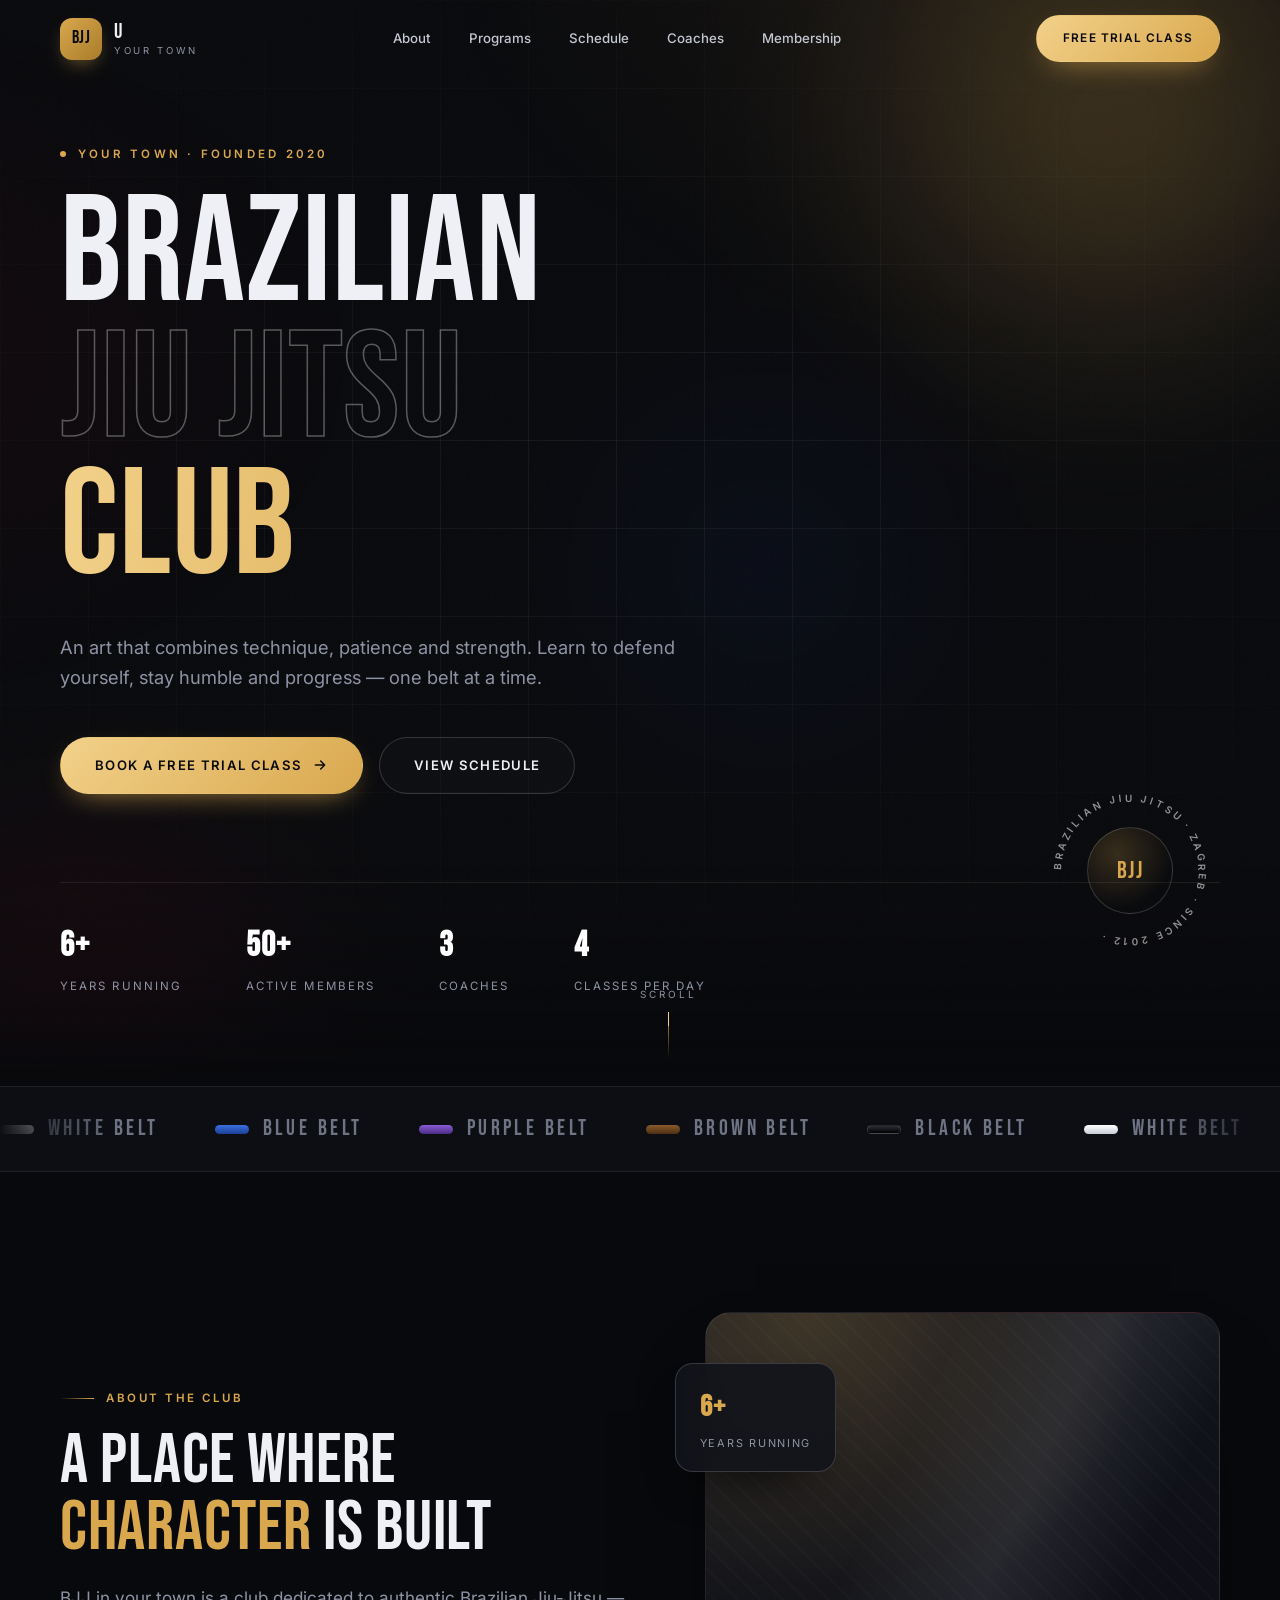
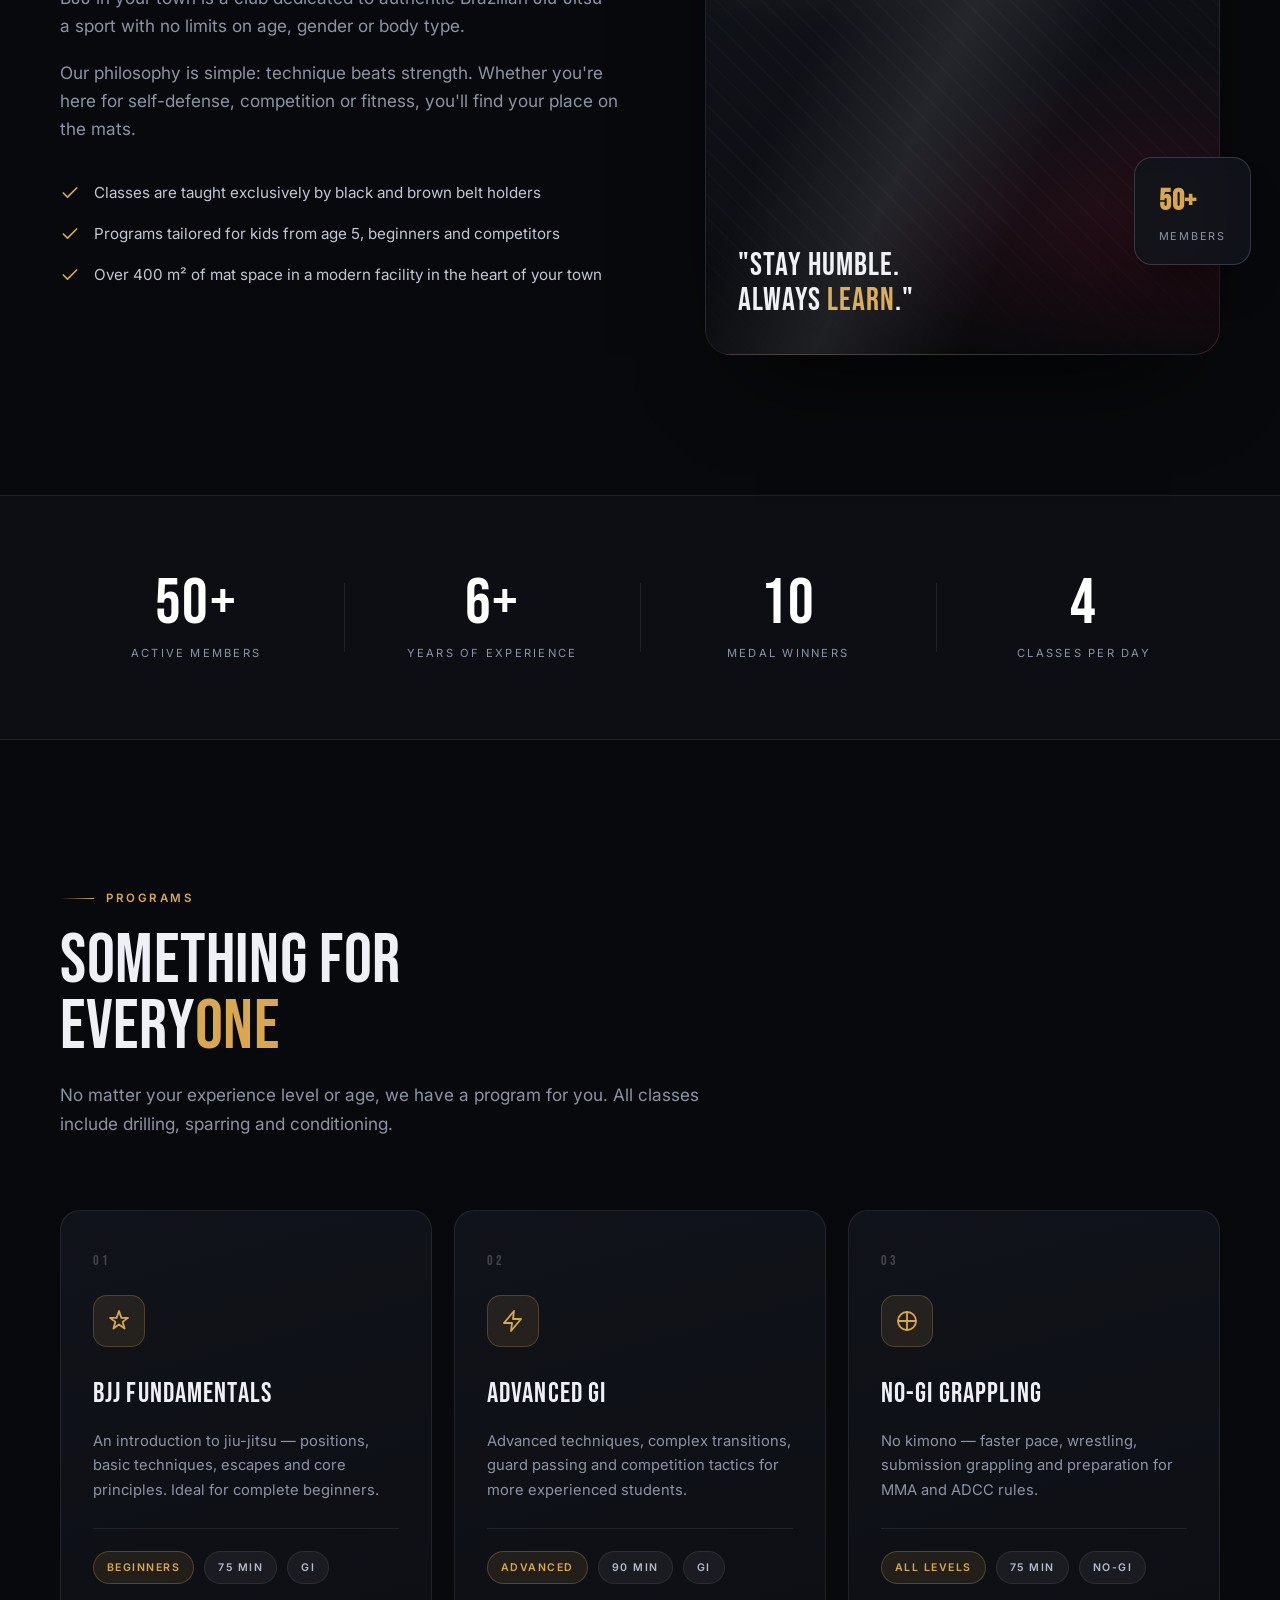
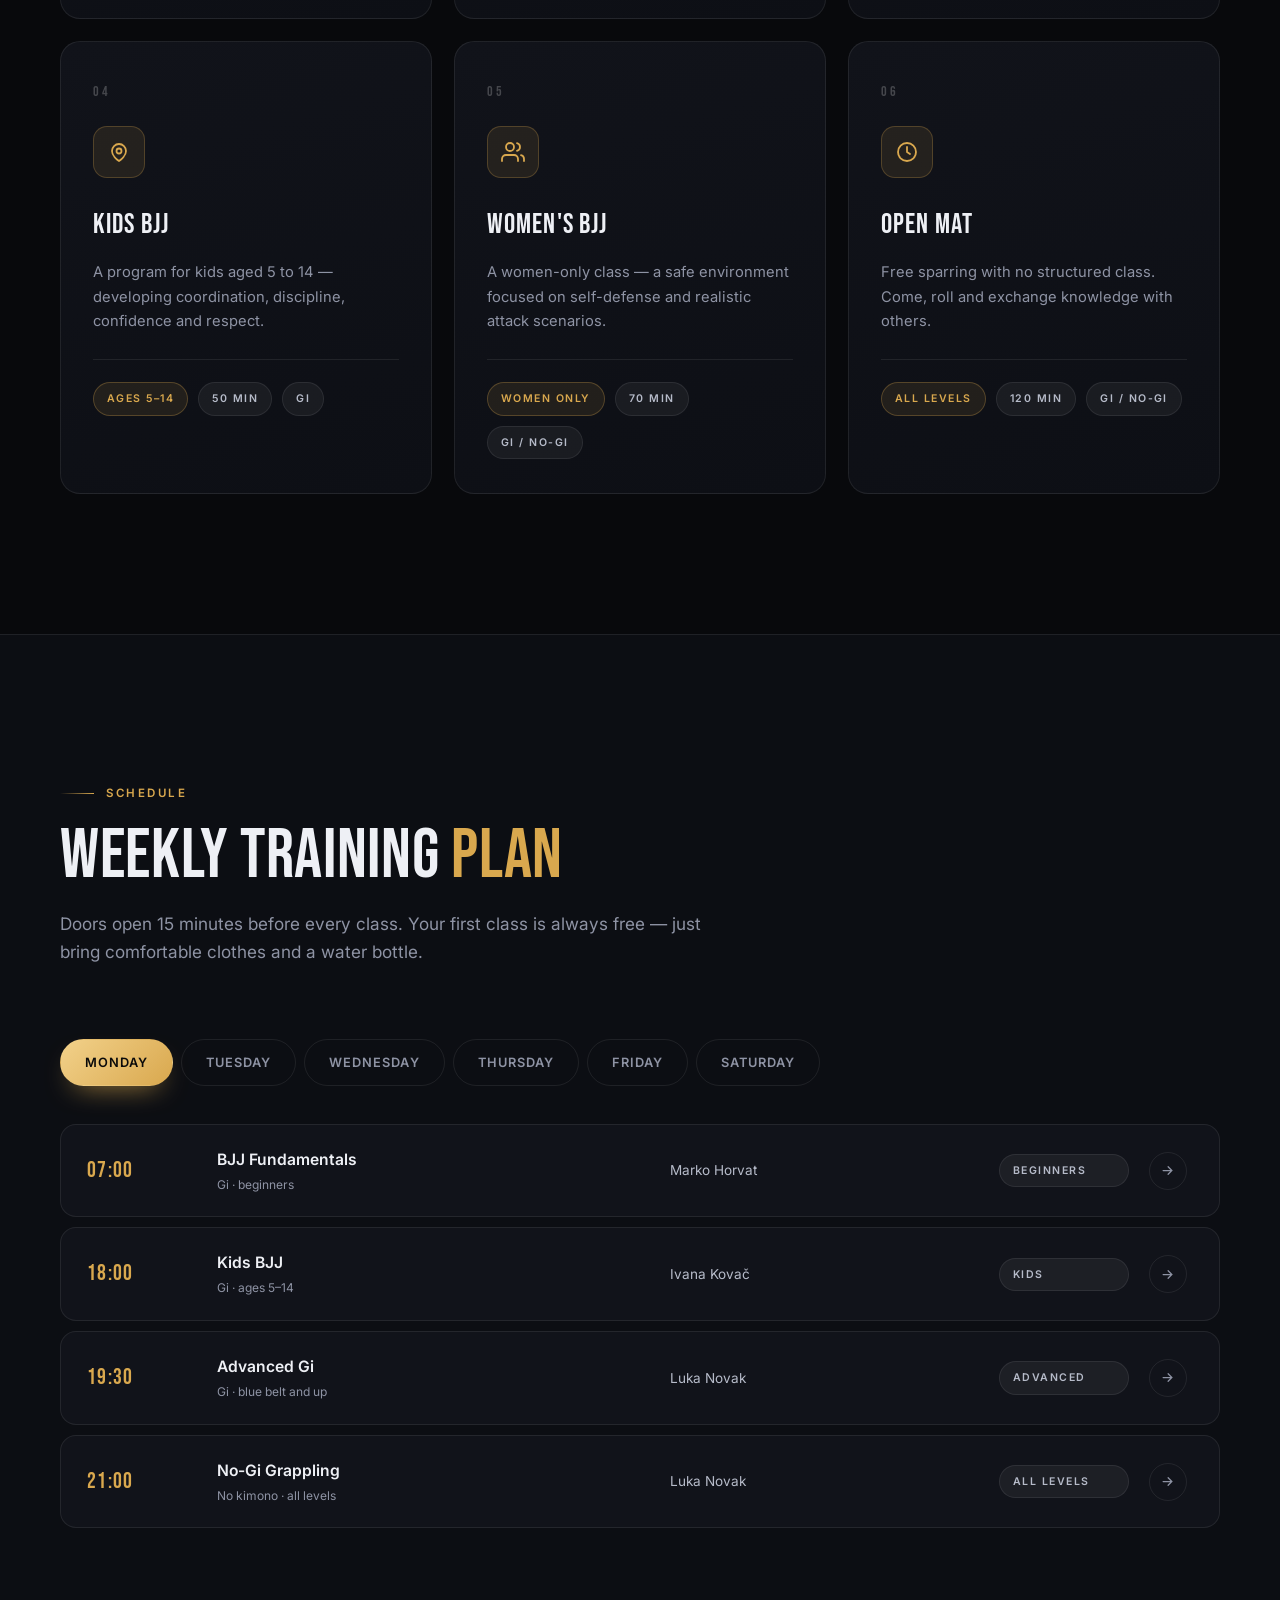
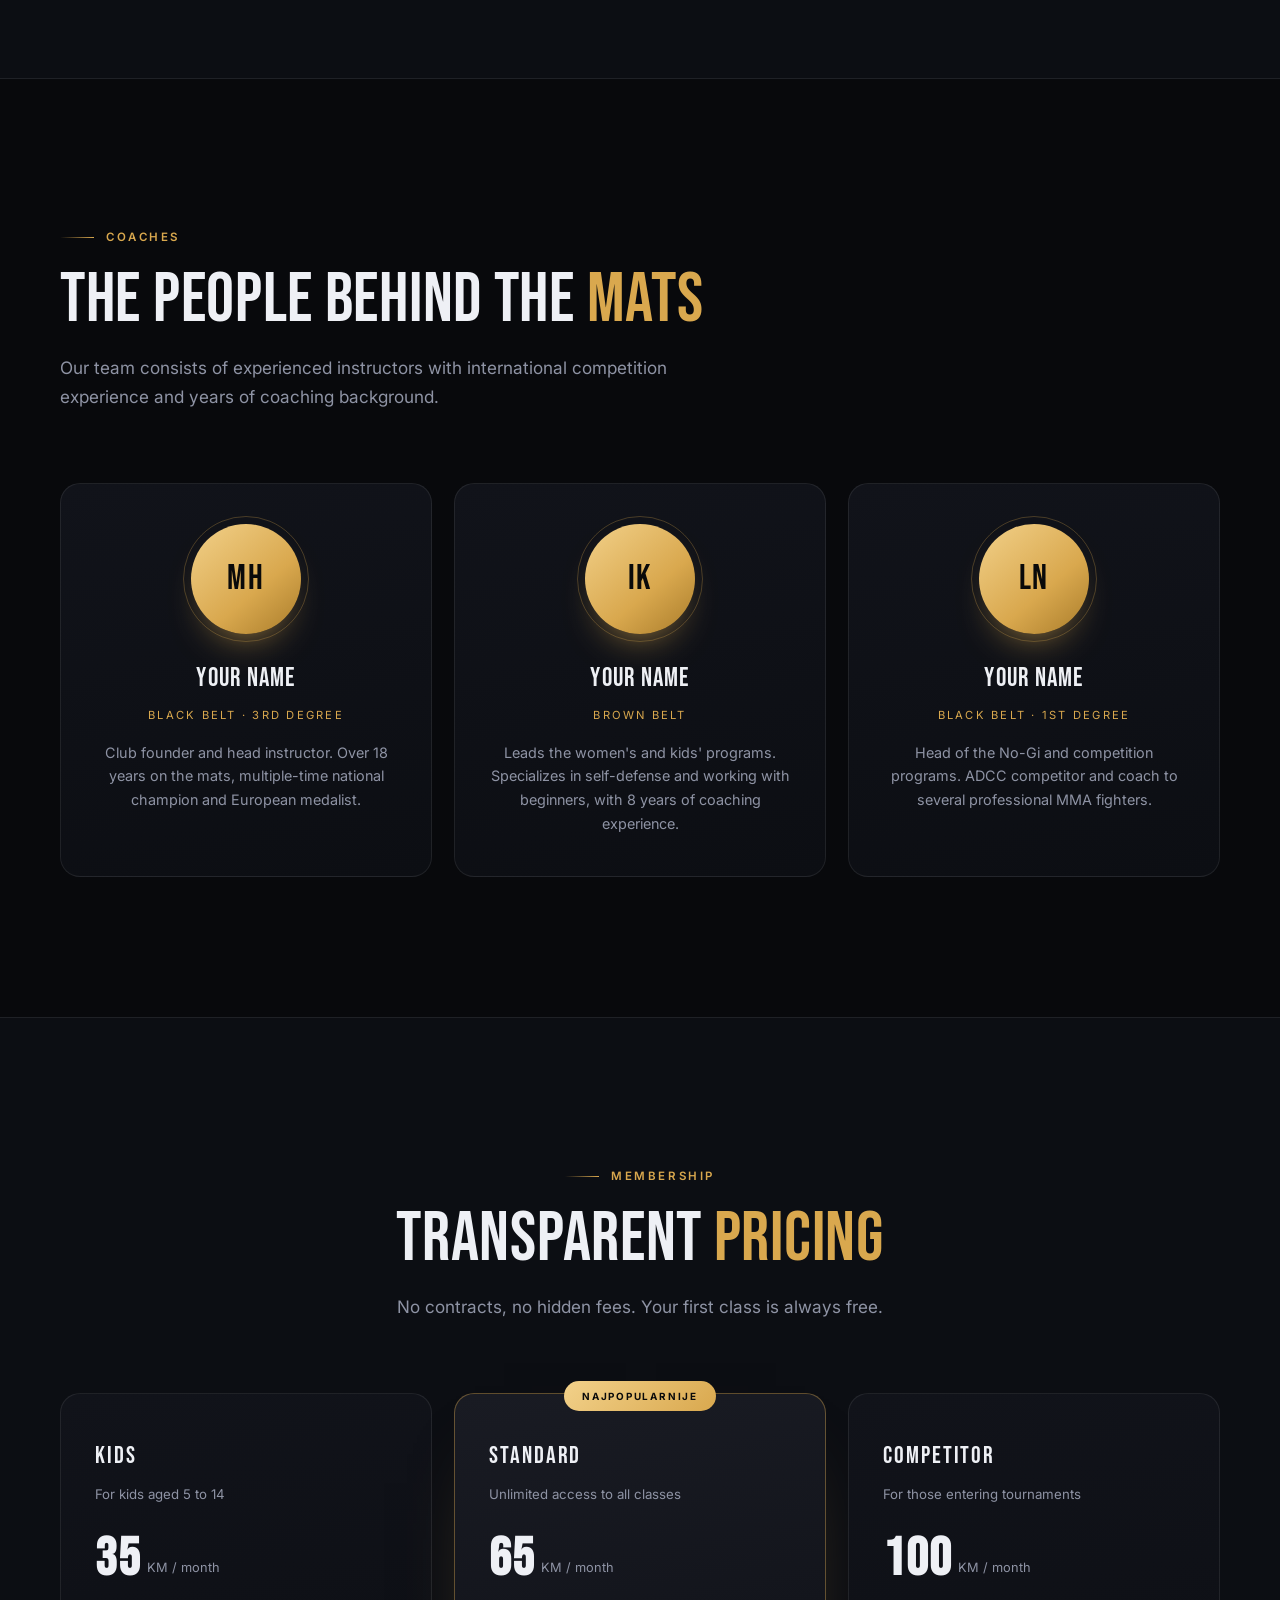
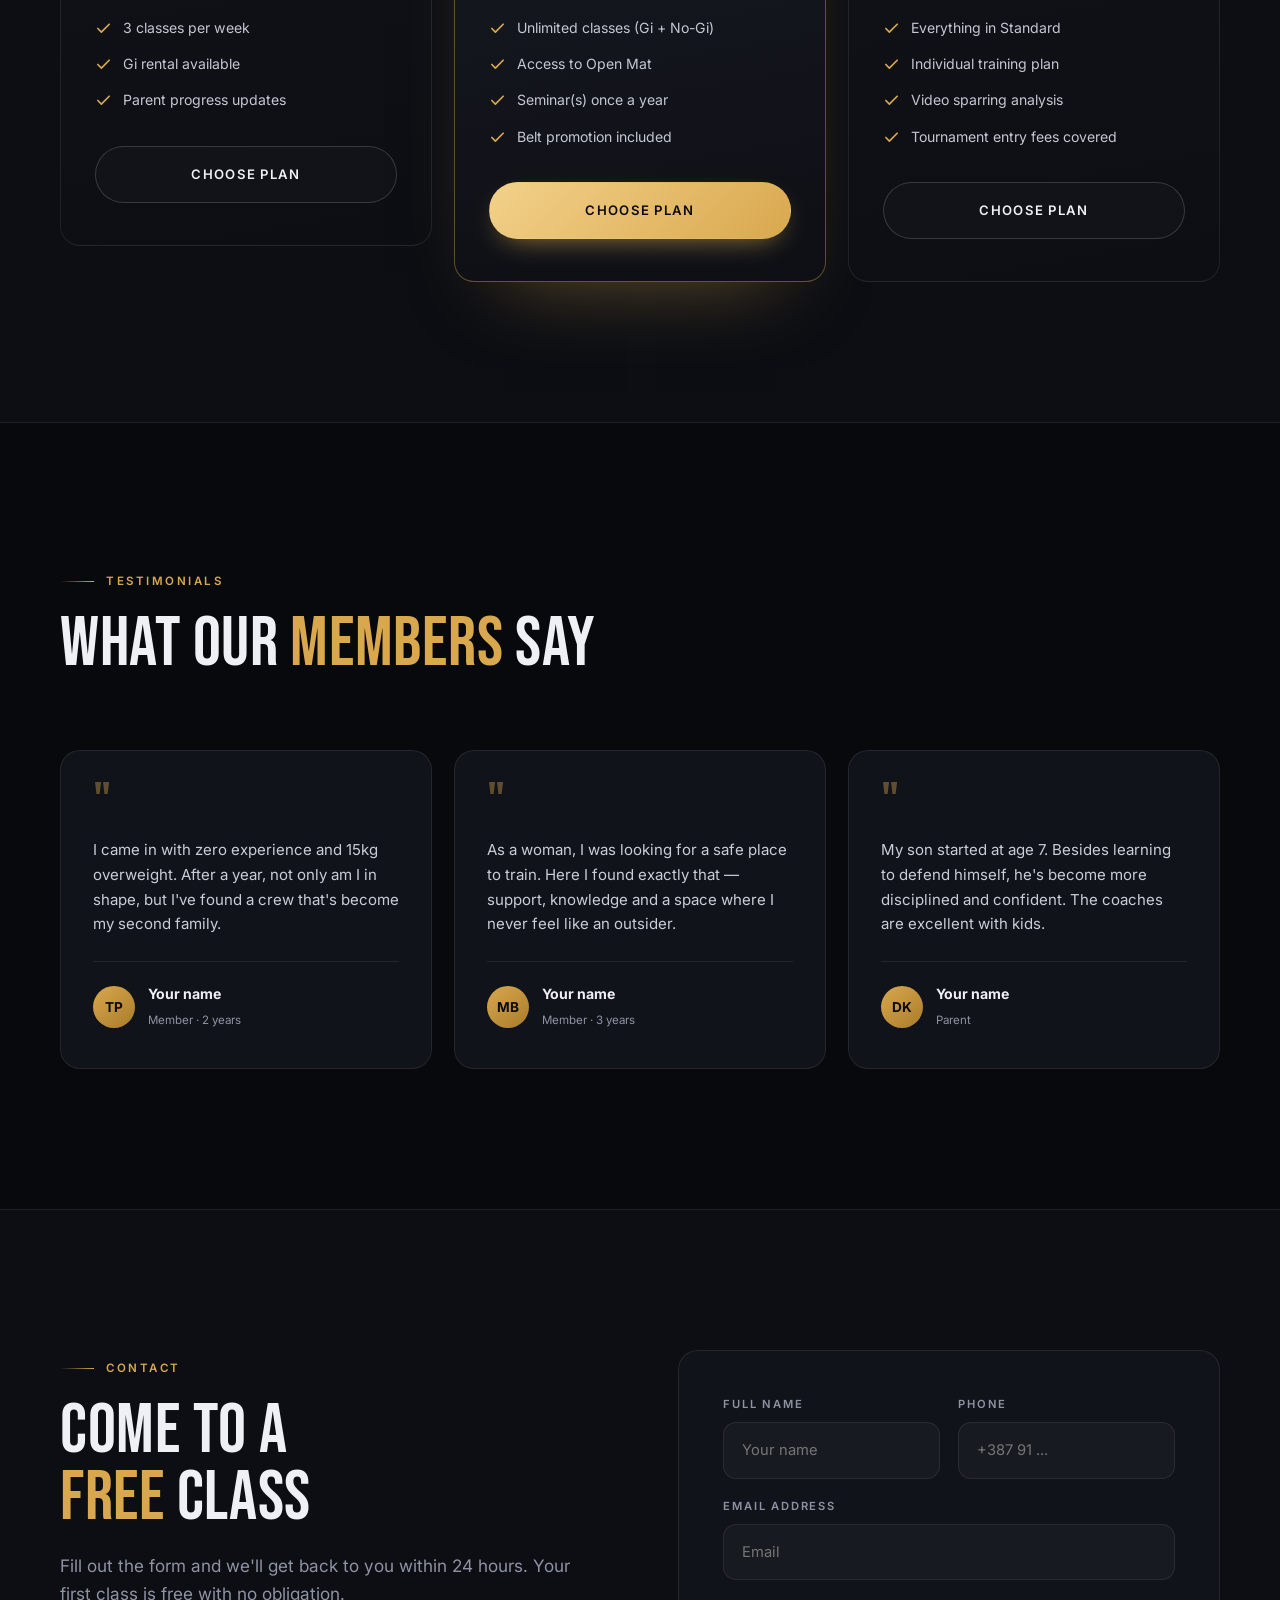
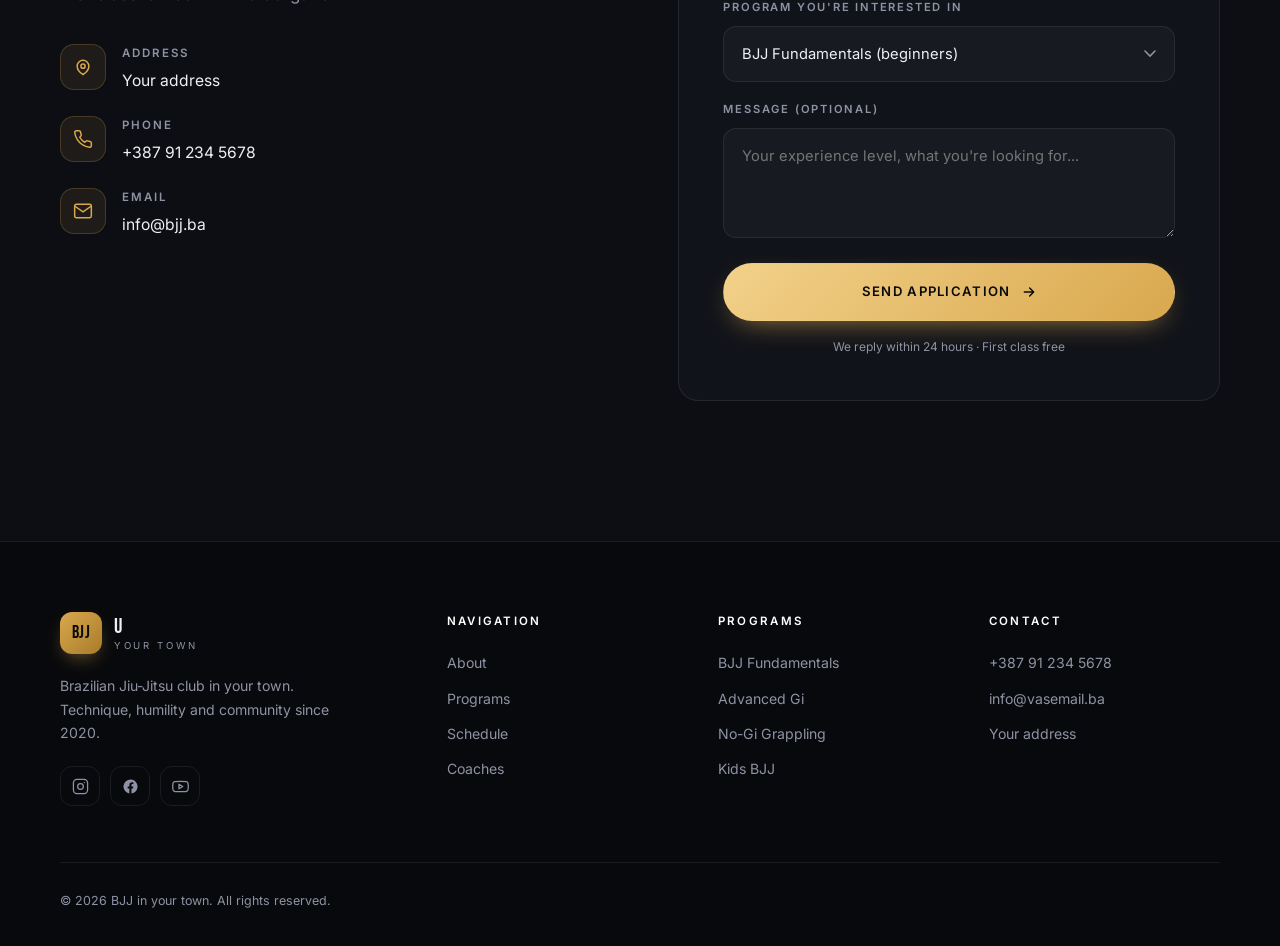
<file: Example-of-BJJ-web-page/index.html>
<!DOCTYPE html>
<html lang="en">
<head>
<meta charset="UTF-8">
<meta name="viewport" content="width=device-width, initial-scale=1">
<title>BJJ</title>
<meta name="description" content="Brazilian Jiu-Jitsu club in your town. Programs for kids, beginners and advanced students. Book a free trial class.">
<link rel="preconnect" href="https://fonts.googleapis.com">
<link rel="preconnect" href="https://fonts.gstatic.com" crossorigin>
<link href="https://fonts.googleapis.com/css2?family=Bebas+Neue&family=Inter:wght@300;400;500;600;700&display=swap" rel="stylesheet">
<link rel="stylesheet" href="style.css">
</head>
<body>

<!-- ============ PRELOADER ============ -->
<div id="loader">
  <div>
    <div class="loader__belt"></div>
    <div class="loader__txt">BJJ</div>
  </div>
</div>

<!-- ============ NAVIGATION ============ -->
<header class="nav" id="nav">
  <div class="nav__inner container">
    <a href="#pocetna" class="logo" aria-label="BJJ your town">
      <span class="logo__mark">BJJ</span>
      <span class="logo__text">
        <span class="logo__name">U</span>
        <span class="logo__sub">Your Town</span>
      </span>
    </a>

    <nav class="nav__links" id="navLinks">
      <a href="#o-nama">About</a>
      <a href="#programi">Programs</a>
      <a href="#raspored">Schedule</a>
      <a href="#treneri">Coaches</a>
      <a href="#clanarine">Membership</a>
    </nav>

    <div class="nav__cta">
      <a href="#kontakt" class="btn btn--primary btn--sm">Free trial class</a>
      <button class="burger" id="burger" aria-label="Open navigation" aria-expanded="false">
        <span></span><span></span><span></span>
      </button>
    </div>
  </div>
</header>

<!-- ============ MOBILE DRAWER ============ -->
<nav class="drawer" id="drawer">
  <a href="#o-nama"    style="--i:0">About</a>
  <a href="#programi"  style="--i:1">Programs</a>
  <a href="#raspored"  style="--i:2">Schedule</a>
  <a href="#treneri"   style="--i:3">Coaches</a>
  <a href="#clanarine" style="--i:4">Membership</a>
  <a href="#kontakt"   style="--i:5">Contact</a>
</nav>

<!-- ============ HERO ============ -->
<section class="hero" id="pocetna">
  <div class="hero__bg">
    <div class="orb orb--1" data-parallax="0.03"></div>
    <div class="orb orb--2" data-parallax="-0.025"></div>
    <div class="orb orb--3" data-parallax="0.02"></div>
    <div class="hero__grid"></div>
    <div class="hero__noise"></div>
    <div class="hero__fade"></div>
  </div>

  <div class="hero__content container">
    <p class="hero__eyebrow"><span class="dot"></span>Your Town · Founded 2020</p>

    <h1 class="hero__title">
      <span class="line"><span>Brazilian</span></span>
      <span class="line"><span class="outline">Jiu&nbsp;Jitsu</span></span>
      <span class="line"><span class="accent">Club</span></span>
    </h1>

    <p class="hero__sub">
      An art that combines technique, patience and strength. Learn to defend yourself,
      stay humble and progress — one belt at a time.
    </p>

    <div class="hero__actions">
      <a href="#kontakt" class="btn btn--primary">
        Book a free trial class
        <svg viewBox="0 0 24 24" fill="none" stroke="currentColor" stroke-width="2.2" stroke-linecap="round" stroke-linejoin="round"><path d="M5 12h14M13 6l6 6-6 6"/></svg>
      </a>
      <a href="#raspored" class="btn btn--ghost">View schedule</a>
    </div>

    <div class="hero__meta">
      <div><strong>6+</strong><span>Years running</span></div>
      <div><strong>50+</strong><span>Active members</span></div>
      <div><strong>3</strong><span>Coaches</span></div>
      <div><strong>4</strong><span>Classes per day</span></div>
    </div>
  </div>

  <div class="badge" aria-hidden="true">
    <svg class="badge__ring" viewBox="0 0 200 200">
      <defs>
        <path id="circlePath" d="M100,100 m-76,0 a76,76 0 1,1 152,0 a76,76 0 1,1 -152,0"/>
      </defs>
      <text><textPath href="#circlePath" startOffset="0">BRAZILIAN JIU JITSU · ZAGREB · SINCE 2012 · </textPath></text>
    </svg>
    <div class="badge__core"><span>BJJ</span></div>
  </div>

  <div class="scroll-cue">
    <span>Scroll</span>
    <span class="scroll-cue__line"></span>
  </div>
</section>

<!-- ============ BELT MARQUEE ============ -->
<div class="marquee" aria-hidden="true">
  <div class="marquee__track" id="marqueeTrack">
    <span class="marquee__item"><i class="belt-white"></i>White belt</span>
    <span class="marquee__item"><i class="belt-blue"></i>Blue belt</span>
    <span class="marquee__item"><i class="belt-purple"></i>Purple belt</span>
    <span class="marquee__item"><i class="belt-brown"></i>Brown belt</span>
    <span class="marquee__item"><i class="belt-black"></i>Black belt</span>
    <span class="marquee__item"><i class="belt-white"></i>White belt</span>
    <span class="marquee__item"><i class="belt-blue"></i>Blue belt</span>
    <span class="marquee__item"><i class="belt-purple"></i>Purple belt</span>
    <span class="marquee__item"><i class="belt-brown"></i>Brown belt</span>
    <span class="marquee__item"><i class="belt-black"></i>Black belt</span>
  </div>
</div>

<!-- ============ ABOUT ============ -->
<section class="section" id="o-nama">
  <div class="container about__grid">
    <div class="about__text">
      <p class="eyebrow reveal">About the club</p>
      <h2 class="section-title reveal" style="--d:.05s">
        A place where<br><em>character</em> is built
      </h2>
      <p class="lead reveal" style="--d:.1s;margin-top:22px">
        BJJ in your town is a club dedicated to authentic Brazilian Jiu-Jitsu —
        a sport with no limits on age, gender or body type.
      </p>
      <p class="lead reveal" style="--d:.15s;margin-top:18px">
        Our philosophy is simple: technique beats strength. Whether you're here
        for self-defense, competition or fitness, you'll find your place on the mats.
      </p>

      <ul class="about__list">
        <li class="reveal" style="--d:.2s">
          <svg viewBox="0 0 24 24" fill="none" stroke="currentColor" stroke-width="2" stroke-linecap="round" stroke-linejoin="round"><path d="M20 6L9 17l-5-5"/></svg>
          <span>Classes are taught exclusively by black and brown belt holders</span>
        </li>
        <li class="reveal" style="--d:.25s">
          <svg viewBox="0 0 24 24" fill="none" stroke="currentColor" stroke-width="2" stroke-linecap="round" stroke-linejoin="round"><path d="M20 6L9 17l-5-5"/></svg>
          <span>Programs tailored for kids from age 5, beginners and competitors</span>
        </li>
        <li class="reveal" style="--d:.3s">
          <svg viewBox="0 0 24 24" fill="none" stroke="currentColor" stroke-width="2" stroke-linecap="round" stroke-linejoin="round"><path d="M20 6L9 17l-5-5"/></svg>
          <span>Over 400 m² of mat space in a modern facility in the heart of your town</span>
        </li>
      </ul>
    </div>

    <div class="about__visual reveal reveal--scale" style="--d:.15s">
      <div class="about__panel">
        <div class="about__pattern"></div>
        <div class="about__quote">
          "Stay humble.<br>Always <span>learn</span>."
        </div>
      </div>
      <div class="float-card float-card--1">
        <strong>6+</strong><span>Years running</span>
      </div>
      <div class="float-card float-card--2">
        <strong>50+</strong><span>Members</span>
      </div>
    </div>
  </div>
</section>

<!-- ============ STATS ============ -->
<section class="stats">
  <div class="container">
    <div class="stats__grid">
      <div class="stat reveal" style="--d:0s">
        <div class="stat__num"><span data-count="50">0</span>+</div>
        <div class="stat__label">Active members</div>
      </div>
      <div class="stat reveal" style="--d:.1s">
        <div class="stat__num"><span data-count="6">0</span>+</div>
        <div class="stat__label">Years of experience</div>
      </div>
      <div class="stat reveal" style="--d:.2s">
        <div class="stat__num"><span data-count="10">0</span></div>
        <div class="stat__label">Medal winners</div>
      </div>
      <div class="stat reveal" style="--d:.3s">
        <div class="stat__num"><span data-count="4">0</span></div>
        <div class="stat__label">Classes per day</div>
      </div>
    </div>
  </div>
</section>

<!-- ============ PROGRAMS ============ -->
<section class="section" id="programi">
  <div class="container">
    <div class="section-head">
      <p class="eyebrow reveal">Programs</p>
      <h2 class="section-title reveal" style="--d:.05s">Something for<br>every<em>one</em></h2>
      <p class="lead reveal" style="--d:.1s">
        No matter your experience level or age, we have a program for you.
        All classes include drilling, sparring and conditioning.
      </p>
    </div>

    <div class="programs__grid">
      <article class="pcard reveal" style="--d:0s">
        <div class="pcard__num">01</div>
        <div class="pcard__icon">
          <svg viewBox="0 0 24 24" fill="none" stroke="currentColor" stroke-width="1.8" stroke-linecap="round" stroke-linejoin="round"><path d="M12 2l2.4 6.9H21l-5.4 4 2 6.6L12 15.4 6.4 19.5l2-6.6L3 8.9h6.6z"/></svg>
        </div>
        <h3>BJJ Fundamentals</h3>
        <p>An introduction to jiu-jitsu — positions, basic techniques, escapes and core principles. Ideal for complete beginners.</p>
        <div class="pcard__meta">
          <span class="tag tag--gold">Beginners</span>
          <span class="tag">75 min</span>
          <span class="tag">Gi</span>
        </div>
      </article>

      <article class="pcard reveal" style="--d:.08s">
        <div class="pcard__num">02</div>
        <div class="pcard__icon">
          <svg viewBox="0 0 24 24" fill="none" stroke="currentColor" stroke-width="1.8" stroke-linecap="round" stroke-linejoin="round"><path d="M13 2L3 14h8l-1 8 10-12h-8z"/></svg>
        </div>
        <h3>Advanced Gi</h3>
        <p>Advanced techniques, complex transitions, guard passing and competition tactics for more experienced students.</p>
        <div class="pcard__meta">
          <span class="tag tag--gold">Advanced</span>
          <span class="tag">90 min</span>
          <span class="tag">Gi</span>
        </div>
      </article>

      <article class="pcard reveal" style="--d:.16s">
        <div class="pcard__num">03</div>
        <div class="pcard__icon">
          <svg viewBox="0 0 24 24" fill="none" stroke="currentColor" stroke-width="1.8" stroke-linecap="round" stroke-linejoin="round"><circle cx="12" cy="12" r="9"/><path d="M12 3v18M3 12h18"/></svg>
        </div>
        <h3>No-Gi Grappling</h3>
        <p>No kimono — faster pace, wrestling, submission grappling and preparation for MMA and ADCC rules.</p>
        <div class="pcard__meta">
          <span class="tag tag--gold">All levels</span>
          <span class="tag">75 min</span>
          <span class="tag">No-Gi</span>
        </div>
      </article>

      <article class="pcard reveal" style="--d:0s">
        <div class="pcard__num">04</div>
        <div class="pcard__icon">
          <svg viewBox="0 0 24 24" fill="none" stroke="currentColor" stroke-width="1.8" stroke-linecap="round" stroke-linejoin="round"><path d="M12 21s-7-4.5-7-10a7 7 0 0114 0c0 5.5-7 10-7 10z"/><circle cx="12" cy="11" r="2.5"/></svg>
        </div>
        <h3>Kids BJJ</h3>
        <p>A program for kids aged 5 to 14 — developing coordination, discipline, confidence and respect.</p>
        <div class="pcard__meta">
          <span class="tag tag--gold">Ages 5–14</span>
          <span class="tag">50 min</span>
          <span class="tag">Gi</span>
        </div>
      </article>

      <article class="pcard reveal" style="--d:.08s">
        <div class="pcard__num">05</div>
        <div class="pcard__icon">
          <svg viewBox="0 0 24 24" fill="none" stroke="currentColor" stroke-width="1.8" stroke-linecap="round" stroke-linejoin="round"><path d="M17 21v-2a4 4 0 00-4-4H5a4 4 0 00-4 4v2"/><circle cx="9" cy="7" r="4"/><path d="M23 21v-2a4 4 0 00-3-3.87M16 3.13a4 4 0 010 7.75"/></svg>
        </div>
        <h3>Women's BJJ</h3>
        <p>A women-only class — a safe environment focused on self-defense and realistic attack scenarios.</p>
        <div class="pcard__meta">
          <span class="tag tag--gold">Women only</span>
          <span class="tag">70 min</span>
          <span class="tag">Gi / No-Gi</span>
        </div>
      </article>

      <article class="pcard reveal" style="--d:.16s">
        <div class="pcard__num">06</div>
        <div class="pcard__icon">
          <svg viewBox="0 0 24 24" fill="none" stroke="currentColor" stroke-width="1.8" stroke-linecap="round" stroke-linejoin="round"><circle cx="12" cy="12" r="9"/><path d="M12 7v5l3 2"/></svg>
        </div>
        <h3>Open Mat</h3>
        <p>Free sparring with no structured class. Come, roll and exchange knowledge with others.</p>
        <div class="pcard__meta">
          <span class="tag tag--gold">All levels</span>
          <span class="tag">120 min</span>
          <span class="tag">Gi / No-Gi</span>
        </div>
      </article>
    </div>
  </div>
</section>

<!-- ============ SCHEDULE ============ -->
<section class="section schedule" id="raspored">
  <div class="container">
    <div class="section-head">
      <p class="eyebrow reveal">Schedule</p>
      <h2 class="section-title reveal" style="--d:.05s">Weekly training <em>plan</em></h2>
      <p class="lead reveal" style="--d:.1s">
        Doors open 15 minutes before every class. Your first class is always free —
        just bring comfortable clothes and a water bottle.
      </p>
    </div>

    <div class="tabs reveal" role="tablist" style="--d:.15s">
      <button class="tab is-active" data-day="pon" role="tab">Monday</button>
      <button class="tab" data-day="uto" role="tab">Tuesday</button>
      <button class="tab" data-day="sri" role="tab">Wednesday</button>
      <button class="tab" data-day="cet" role="tab">Thursday</button>
      <button class="tab" data-day="pet" role="tab">Friday</button>
      <button class="tab" data-day="sub" role="tab">Saturday</button>
    </div>

    <div class="schedule-day is-active" data-day="pon">
      <div class="srow"><div class="srow__time">07:00</div><div><div class="srow__name">BJJ Fundamentals</div><div class="srow__sub">Gi · beginners</div></div><div class="srow__coach">Marko Horvat</div><span class="tag srow__level">Beginners</span><div class="srow__arrow"><svg width="15" height="15" viewBox="0 0 24 24" fill="none" stroke="currentColor" stroke-width="2" stroke-linecap="round"><path d="M5 12h14M13 6l6 6-6 6"/></svg></div></div>
      <div class="srow"><div class="srow__time">18:00</div><div><div class="srow__name">Kids BJJ</div><div class="srow__sub">Gi · ages 5–14</div></div><div class="srow__coach">Ivana Kovač</div><span class="tag srow__level">Kids</span><div class="srow__arrow"><svg width="15" height="15" viewBox="0 0 24 24" fill="none" stroke="currentColor" stroke-width="2" stroke-linecap="round"><path d="M5 12h14M13 6l6 6-6 6"/></svg></div></div>
      <div class="srow"><div class="srow__time">19:30</div><div><div class="srow__name">Advanced Gi</div><div class="srow__sub">Gi · blue belt and up</div></div><div class="srow__coach">Luka Novak</div><span class="tag srow__level">Advanced</span><div class="srow__arrow"><svg width="15" height="15" viewBox="0 0 24 24" fill="none" stroke="currentColor" stroke-width="2" stroke-linecap="round"><path d="M5 12h14M13 6l6 6-6 6"/></svg></div></div>
      <div class="srow"><div class="srow__time">21:00</div><div><div class="srow__name">No-Gi Grappling</div><div class="srow__sub">No kimono · all levels</div></div><div class="srow__coach">Luka Novak</div><span class="tag srow__level">All levels</span><div class="srow__arrow"><svg width="15" height="15" viewBox="0 0 24 24" fill="none" stroke="currentColor" stroke-width="2" stroke-linecap="round"><path d="M5 12h14M13 6l6 6-6 6"/></svg></div></div>
    </div>

    <div class="schedule-day" data-day="uto">
      <div class="srow"><div class="srow__time">07:00</div><div><div class="srow__name">No-Gi Grappling</div><div class="srow__sub">No kimono · all levels</div></div><div class="srow__coach">Luka Novak</div><span class="tag srow__level">All levels</span><div class="srow__arrow"><svg width="15" height="15" viewBox="0 0 24 24" fill="none" stroke="currentColor" stroke-width="2" stroke-linecap="round"><path d="M5 12h14M13 6l6 6-6 6"/></svg></div></div>
      <div class="srow"><div class="srow__time">17:00</div><div><div class="srow__name">Women's BJJ</div><div class="srow__sub">Women only · all levels</div></div><div class="srow__coach">Ivana Kovač</div><span class="tag srow__level">Women only</span><div class="srow__arrow"><svg width="15" height="15" viewBox="0 0 24 24" fill="none" stroke="currentColor" stroke-width="2" stroke-linecap="round"><path d="M5 12h14M13 6l6 6-6 6"/></svg></div></div>
      <div class="srow"><div class="srow__time">19:30</div><div><div class="srow__name">BJJ Fundamentals</div><div class="srow__sub">Gi · beginners</div></div><div class="srow__coach">Marko Horvat</div><span class="tag srow__level">Beginners</span><div class="srow__arrow"><svg width="15" height="15" viewBox="0 0 24 24" fill="none" stroke="currentColor" stroke-width="2" stroke-linecap="round"><path d="M5 12h14M13 6l6 6-6 6"/></svg></div></div>
    </div>

    <div class="schedule-day" data-day="sri">
      <div class="srow"><div class="srow__time">07:00</div><div><div class="srow__name">BJJ Fundamentals</div><div class="srow__sub">Gi · beginners</div></div><div class="srow__coach">Marko Horvat</div><span class="tag srow__level">Beginners</span><div class="srow__arrow"><svg width="15" height="15" viewBox="0 0 24 24" fill="none" stroke="currentColor" stroke-width="2" stroke-linecap="round"><path d="M5 12h14M13 6l6 6-6 6"/></svg></div></div>
      <div class="srow"><div class="srow__time">18:00</div><div><div class="srow__name">Kids BJJ</div><div class="srow__sub">Gi · ages 5–14</div></div><div class="srow__coach">Ivana Kovač</div><span class="tag srow__level">Kids</span><div class="srow__arrow"><svg width="15" height="15" viewBox="0 0 24 24" fill="none" stroke="currentColor" stroke-width="2" stroke-linecap="round"><path d="M5 12h14M13 6l6 6-6 6"/></svg></div></div>
      <div class="srow"><div class="srow__time">19:30</div><div><div class="srow__name">Advanced Gi</div><div class="srow__sub">Gi · blue belt and up</div></div><div class="srow__coach">Luka Novak</div><span class="tag srow__level">Advanced</span><div class="srow__arrow"><svg width="15" height="15" viewBox="0 0 24 24" fill="none" stroke="currentColor" stroke-width="2" stroke-linecap="round"><path d="M5 12h14M13 6l6 6-6 6"/></svg></div></div>
      <div class="srow"><div class="srow__time">21:00</div><div><div class="srow__name">Open Mat</div><div class="srow__sub">Free sparring</div></div><div class="srow__coach">All coaches</div><span class="tag srow__level">All levels</span><div class="srow__arrow"><svg width="15" height="15" viewBox="0 0 24 24" fill="none" stroke="currentColor" stroke-width="2" stroke-linecap="round"><path d="M5 12h14M13 6l6 6-6 6"/></svg></div></div>
    </div>

    <div class="schedule-day" data-day="cet">
      <div class="srow"><div class="srow__time">07:00</div><div><div class="srow__name">No-Gi Grappling</div><div class="srow__sub">No kimono · all levels</div></div><div class="srow__coach">Luka Novak</div><span class="tag srow__level">All levels</span><div class="srow__arrow"><svg width="15" height="15" viewBox="0 0 24 24" fill="none" stroke="currentColor" stroke-width="2" stroke-linecap="round"><path d="M5 12h14M13 6l6 6-6 6"/></svg></div></div>
      <div class="srow"><div class="srow__time">17:00</div><div><div class="srow__name">Women's BJJ</div><div class="srow__sub">Women only · all levels</div></div><div class="srow__coach">Ivana Kovač</div><span class="tag srow__level">Women only</span><div class="srow__arrow"><svg width="15" height="15" viewBox="0 0 24 24" fill="none" stroke="currentColor" stroke-width="2" stroke-linecap="round"><path d="M5 12h14M13 6l6 6-6 6"/></svg></div></div>
      <div class="srow"><div class="srow__time">19:30</div><div><div class="srow__name">BJJ Fundamentals</div><div class="srow__sub">Gi · beginners</div></div><div class="srow__coach">Marko Horvat</div><span class="tag srow__level">Beginners</span><div class="srow__arrow"><svg width="15" height="15" viewBox="0 0 24 24" fill="none" stroke="currentColor" stroke-width="2" stroke-linecap="round"><path d="M5 12h14M13 6l6 6-6 6"/></svg></div></div>
    </div>

    <div class="schedule-day" data-day="pet">
      <div class="srow"><div class="srow__time">07:00</div><div><div class="srow__name">BJJ Fundamentals</div><div class="srow__sub">Gi · beginners</div></div><div class="srow__coach">Marko Horvat</div><span class="tag srow__level">Beginners</span><div class="srow__arrow"><svg width="15" height="15" viewBox="0 0 24 24" fill="none" stroke="currentColor" stroke-width="2" stroke-linecap="round"><path d="M5 12h14M13 6l6 6-6 6"/></svg></div></div>
      <div class="srow"><div class="srow__time">18:00</div><div><div class="srow__name">Kids BJJ</div><div class="srow__sub">Gi · ages 5–14</div></div><div class="srow__coach">Ivana Kovač</div><span class="tag srow__level">Kids</span><div class="srow__arrow"><svg width="15" height="15" viewBox="0 0 24 24" fill="none" stroke="currentColor" stroke-width="2" stroke-linecap="round"><path d="M5 12h14M13 6l6 6-6 6"/></svg></div></div>
      <div class="srow"><div class="srow__time">19:30</div><div><div class="srow__name">Competition training</div><div class="srow__sub">Tournament preparation</div></div><div class="srow__coach">Luka Novak</div><span class="tag srow__level">Advanced</span><div class="srow__arrow"><svg width="15" height="15" viewBox="0 0 24 24" fill="none" stroke="currentColor" stroke-width="2" stroke-linecap="round"><path d="M5 12h14M13 6l6 6-6 6"/></svg></div></div>
    </div>

    <div class="schedule-day" data-day="sub">
      <div class="srow"><div class="srow__time">10:00</div><div><div class="srow__name">Open Mat</div><div class="srow__sub">Gi & No-Gi · free rolling</div></div><div class="srow__coach">All coaches</div><span class="tag srow__level">All levels</span><div class="srow__arrow"><svg width="15" height="15" viewBox="0 0 24 24" fill="none" stroke="currentColor" stroke-width="2" stroke-linecap="round"><path d="M5 12h14M13 6l6 6-6 6"/></svg></div></div>
      <div class="srow"><div class="srow__time">12:00</div><div><div class="srow__name">Kids BJJ — advanced</div><div class="srow__sub">Gi · ages 8–14</div></div><div class="srow__coach">Ivana Kovač</div><span class="tag srow__level">Kids</span><div class="srow__arrow"><svg width="15" height="15" viewBox="0 0 24 24" fill="none" stroke="currentColor" stroke-width="2" stroke-linecap="round"><path d="M5 12h14M13 6l6 6-6 6"/></svg></div></div>
    </div>
  </div>
</section>

<!-- ============ COACHES ============ -->
<section class="section" id="treneri">
  <div class="container">
    <div class="section-head">
      <p class="eyebrow reveal">Coaches</p>
      <h2 class="section-title reveal" style="--d:.05s">The people behind the <em>mats</em></h2>
      <p class="lead reveal" style="--d:.1s">
        Our team consists of experienced instructors with international competition
        experience and years of coaching background.
      </p>
    </div>

    <div class="coaches__grid">
      <article class="coach reveal" style="--d:0s">
        <div class="coach__avatar">MH</div>
        <h3>Your name</h3>
        <div class="coach__rank">Black belt · 3rd degree</div>
        <p>Club founder and head instructor. Over 18 years on the mats, multiple-time national champion and European medalist.</p>
      </article>

      <article class="coach reveal" style="--d:.1s">
        <div class="coach__avatar">IK</div>
        <h3>Your name</h3>
        <div class="coach__rank">Brown belt</div>
        <p>Leads the women's and kids' programs. Specializes in self-defense and working with beginners, with 8 years of coaching experience.</p>
      </article>

      <article class="coach reveal" style="--d:.2s">
        <div class="coach__avatar">LN</div>
        <h3>Your name</h3>
        <div class="coach__rank">Black belt · 1st degree</div>
        <p>Head of the No-Gi and competition programs. ADCC competitor and coach to several professional MMA fighters.</p>
      </article>
    </div>
  </div>
</section>

<!-- ============ PRICING ============ -->
<section class="section" id="clanarine" style="background:var(--bg-soft);border-top:1px solid var(--line);border-bottom:1px solid var(--line)">
  <div class="container">
    <div class="section-head" style="margin-inline:auto;text-align:center">
      <p class="eyebrow reveal" style="justify-content:center">Membership</p>
      <h2 class="section-title reveal" style="--d:.05s">Transparent <em>pricing</em></h2>
      <p class="lead reveal" style="--d:.1s;margin-inline:auto">
        No contracts, no hidden fees. Your first class is always free.
      </p>
    </div>

    <div class="pricing__grid">
      <article class="price reveal" style="--d:0s">
        <div class="price__name">Kids</div>
        <p class="price__desc">For kids aged 5 to 14</p>
        <div class="price__amount"><strong>35</strong><span>KM / month</span></div>
        <ul class="price__list">
          <li><svg viewBox="0 0 24 24" fill="none" stroke="currentColor" stroke-width="2.4" stroke-linecap="round" stroke-linejoin="round"><path d="M20 6L9 17l-5-5"/></svg>3 classes per week</li>
          <li><svg viewBox="0 0 24 24" fill="none" stroke="currentColor" stroke-width="2.4" stroke-linecap="round" stroke-linejoin="round"><path d="M20 6L9 17l-5-5"/></svg>Gi rental available</li>
          <li><svg viewBox="0 0 24 24" fill="none" stroke="currentColor" stroke-width="2.4" stroke-linecap="round" stroke-linejoin="round"><path d="M20 6L9 17l-5-5"/></svg>Parent progress updates</li>
        </ul>
        <a href="#kontakt" class="btn btn--ghost">Choose plan</a>
      </article>

      <article class="price price--featured reveal" style="--d:.1s">
        <div class="price__name">Standard</div>
        <p class="price__desc">Unlimited access to all classes</p>
        <div class="price__amount"><strong>65</strong><span>KM / month</span></div>
        <ul class="price__list">
          <li><svg viewBox="0 0 24 24" fill="none" stroke="currentColor" stroke-width="2.4" stroke-linecap="round" stroke-linejoin="round"><path d="M20 6L9 17l-5-5"/></svg>Unlimited classes (Gi + No-Gi)</li>
          <li><svg viewBox="0 0 24 24" fill="none" stroke="currentColor" stroke-width="2.4" stroke-linecap="round" stroke-linejoin="round"><path d="M20 6L9 17l-5-5"/></svg>Access to Open Mat</li>
          <li><svg viewBox="0 0 24 24" fill="none" stroke="currentColor" stroke-width="2.4" stroke-linecap="round" stroke-linejoin="round"><path d="M20 6L9 17l-5-5"/></svg>Seminar(s) once a year</li>
          <li><svg viewBox="0 0 24 24" fill="none" stroke="currentColor" stroke-width="2.4" stroke-linecap="round" stroke-linejoin="round"><path d="M20 6L9 17l-5-5"/></svg>Belt promotion included</li>
        </ul>
        <a href="#kontakt" class="btn btn--primary">Choose plan</a>
      </article>

      <article class="price reveal" style="--d:.2s">
        <div class="price__name">Competitor</div>
        <p class="price__desc">For those entering tournaments</p>
        <div class="price__amount"><strong>100</strong><span>KM / month</span></div>
        <ul class="price__list">
          <li><svg viewBox="0 0 24 24" fill="none" stroke="currentColor" stroke-width="2.4" stroke-linecap="round" stroke-linejoin="round"><path d="M20 6L9 17l-5-5"/></svg>Everything in Standard</li>
          <li><svg viewBox="0 0 24 24" fill="none" stroke="currentColor" stroke-width="2.4" stroke-linecap="round" stroke-linejoin="round"><path d="M20 6L9 17l-5-5"/></svg>Individual training plan</li>
          <li><svg viewBox="0 0 24 24" fill="none" stroke="currentColor" stroke-width="2.4" stroke-linecap="round" stroke-linejoin="round"><path d="M20 6L9 17l-5-5"/></svg>Video sparring analysis</li>
          <li><svg viewBox="0 0 24 24" fill="none" stroke="currentColor" stroke-width="2.4" stroke-linecap="round" stroke-linejoin="round"><path d="M20 6L9 17l-5-5"/></svg>Tournament entry fees covered</li>
        </ul>
        <a href="#kontakt" class="btn btn--ghost">Choose plan</a>
      </article>
    </div>
  </div>
</section>

<!-- ============ TESTIMONIALS ============ -->
<section class="section">
  <div class="container">
    <div class="section-head">
      <p class="eyebrow reveal">Testimonials</p>
      <h2 class="section-title reveal" style="--d:.05s">What our <em>members</em> say</h2>
    </div>

    <div class="quotes">
      <article class="quote reveal" style="--d:0s">
        <div class="quote__mark">"</div>
        <p>I came in with zero experience and 15kg overweight. After a year, not only am I in shape, but I've found a crew that's become my second family.</p>
        <div class="quote__author">
          <div class="quote__ava">TP</div>
          <div><strong>Your name</strong><span>Member · 2 years</span></div>
        </div>
      </article>

      <article class="quote reveal" style="--d:.1s">
        <div class="quote__mark">"</div>
        <p>As a woman, I was looking for a safe place to train. Here I found exactly that — support, knowledge and a space where I never feel like an outsider.</p>
        <div class="quote__author">
          <div class="quote__ava">MB</div>
          <div><strong>Your name</strong><span>Member · 3 years</span></div>
        </div>
      </article>

      <article class="quote reveal" style="--d:.2s">
        <div class="quote__mark">"</div>
        <p>My son started at age 7. Besides learning to defend himself, he's become more disciplined and confident. The coaches are excellent with kids.</p>
        <div class="quote__author">
          <div class="quote__ava">DK</div>
          <div><strong>Your name</strong><span>Parent</span></div>
        </div>
      </article>
    </div>
  </div>
</section>

<!-- ============ CONTACT ============ -->
<section class="section contact" id="kontakt">
  <div class="container contact__grid">
    <div>
      <p class="eyebrow reveal">Contact</p>
      <h2 class="section-title reveal" style="--d:.05s">Come to a<br><em>free</em> class</h2>
      <p class="lead reveal" style="--d:.1s;margin-top:20px">
        Fill out the form and we'll get back to you within 24 hours. Your first class
        is free with no obligation.
      </p>

      <div class="info-list">
        <div class="info reveal" style="--d:.15s">
          <div class="info__icon">
            <svg viewBox="0 0 24 24" fill="none" stroke="currentColor" stroke-width="1.8" stroke-linecap="round" stroke-linejoin="round"><path d="M12 21s-7-4.5-7-10a7 7 0 0114 0c0 5.5-7 10-7 10z"/><circle cx="12" cy="11" r="2.5"/></svg>
          </div>
          <div><strong>Address</strong><span>Your address</span></div>
        </div>
        <div class="info reveal" style="--d:.2s">
          <div class="info__icon">
            <svg viewBox="0 0 24 24" fill="none" stroke="currentColor" stroke-width="1.8" stroke-linecap="round" stroke-linejoin="round"><path d="M22 16.9v3a2 2 0 01-2.2 2 19.8 19.8 0 01-8.6-3.1 19.5 19.5 0 01-6-6A19.8 19.8 0 012.1 4.2 2 2 0 014.1 2h3a2 2 0 012 1.7c.1 1 .4 1.9.7 2.8a2 2 0 01-.5 2.1L8.1 9.9a16 16 0 006 6l1.3-1.2a2 2 0 012.1-.5c.9.3 1.8.6 2.8.7a2 2 0 011.7 2z"/></svg>
          </div>
          <div><strong>Phone</strong><span>+387 91 234 5678</span></div>
        </div>
        <div class="info reveal" style="--d:.25s">
          <div class="info__icon">
            <svg viewBox="0 0 24 24" fill="none" stroke="currentColor" stroke-width="1.8" stroke-linecap="round" stroke-linejoin="round"><rect x="2" y="4" width="20" height="16" rx="2"/><path d="M22 6l-10 7L2 6"/></svg>
          </div>
          <div><strong>Email</strong><span>info@bjj.ba</span></div>
        </div>
      </div>
    </div>

    <form class="form reveal reveal--scale" id="contactForm" style="--d:.15s" novalidate>
      <div class="form__row">
        <div class="field">
          <label for="ime">Full name</label>
          <input type="text" id="ime" name="ime" placeholder="Your name" required>
        </div>
        <div class="field">
          <label for="tel">Phone</label>
          <input type="tel" id="tel" name="tel" placeholder="+387 91 ..." required>
        </div>
      </div>
      <div class="field">
        <label for="mail">Email address</label>
        <input type="email" id="mail" name="mail" placeholder="Email" required>
      </div>
      <div class="field">
        <label for="program">Program you're interested in</label>
        <select id="program" name="program">
          <option>BJJ Fundamentals (beginners)</option>
          <option>Advanced Gi</option>
          <option>No-Gi Grappling</option>
          <option>Kids BJJ</option>
          <option>Women's BJJ</option>
          <option>Competition program</option>
        </select>
      </div>
      <div class="field">
        <label for="poruka">Message (optional)</label>
        <textarea id="poruka" name="poruka" placeholder="Your experience level, what you're looking for..."></textarea>
      </div>
      <button type="submit" class="btn btn--primary" style="width:100%">
        Send application
        <svg viewBox="0 0 24 24" fill="none" stroke="currentColor" stroke-width="2.2" stroke-linecap="round" stroke-linejoin="round"><path d="M5 12h14M13 6l6 6-6 6"/></svg>
      </button>
      <p class="form__note">We reply within 24 hours · First class free</p>
      <div class="form__success" id="formSuccess">Thank you! Your application has been sent — we'll be in touch soon.</div>
    </form>
  </div>
</section>

<!-- ============ FOOTER ============ -->
<footer class="footer">
  <div class="container">
    <div class="footer__grid">
      <div class="footer__about">
        <a href="#pocetna" class="logo">
          <span class="logo__mark">BJJ</span>
          <span class="logo__text">
            <span class="logo__name">U</span>
            <span class="logo__sub">Your town</span>
          </span>
        </a>
        <p>Brazilian Jiu-Jitsu club in your town. Technique, humility and community since 2020.</p>
        <div class="socials">
          <a href="#" aria-label="Instagram">
            <svg viewBox="0 0 24 24" fill="none" stroke="currentColor" stroke-width="1.8" stroke-linecap="round" stroke-linejoin="round"><rect x="2" y="2" width="20" height="20" rx="5"/><circle cx="12" cy="12" r="4"/><circle cx="17.5" cy="6.5" r="1" fill="currentColor" stroke="none"/></svg>
          </a>
          <a href="#" aria-label="Facebook">
            <svg viewBox="0 0 24 24" fill="currentColor"><path d="M22 12a10 10 0 10-11.6 9.9v-7h-2.4V12h2.4V9.8c0-2.4 1.4-3.8 3.6-3.8 1 0 2.1.2 2.1.2v2.3h-1.2c-1.2 0-1.5.7-1.5 1.5V12h2.6l-.4 2.9h-2.2v7A10 10 0 0022 12z"/></svg>
          </a>
          <a href="#" aria-label="YouTube">
            <svg viewBox="0 0 24 24" fill="none" stroke="currentColor" stroke-width="1.8" stroke-linecap="round" stroke-linejoin="round"><path d="M22.5 7.2a2.8 2.8 0 00-2-2C18.8 4.7 12 4.7 12 4.7s-6.8 0-8.5.5a2.8 2.8 0 00-2 2A29 29 0 001 12a29 29 0 00.5 4.8 2.8 2.8 0 002 2c1.7.5 8.5.5 8.5.5s6.8 0 8.5-.5a2.8 2.8 0 002-2A29 29 0 0023 12a29 29 0 00-.5-4.8z"/><path d="M9.8 15.2V8.8l5.4 3.2z"/></svg>
          </a>
        </div>
      </div>

      <div>
        <h4>Navigation</h4>
        <div class="footer__links">
          <a href="#o-nama">About</a>
          <a href="#programi">Programs</a>
          <a href="#raspored">Schedule</a>
          <a href="#treneri">Coaches</a>
        </div>
      </div>

      <div>
        <h4>Programs</h4>
        <div class="footer__links">
          <a href="#programi">BJJ Fundamentals</a>
          <a href="#programi">Advanced Gi</a>
          <a href="#programi">No-Gi Grappling</a>
          <a href="#programi">Kids BJJ</a>
        </div>
      </div>

      <div>
        <h4>Contact</h4>
        <div class="footer__links">
          <a href="tel:+385912345678">+387 91 234 5678</a>
          <a href="mailto:info@alliancebjj.hr">info@vasemail.ba</a>
          <a href="#kontakt">Your address</a>
        </div>
      </div>
    </div>

    <div class="footer__bottom">
      <span>© <span id="year"></span> BJJ in your town. All rights reserved.</span>
    </div>
  </div>
</footer>

<!-- Back to top -->
<button class="to-top" id="toTop" aria-label="Back to top">
  <svg viewBox="0 0 24 24" fill="none" stroke="currentColor" stroke-width="2.4" stroke-linecap="round" stroke-linejoin="round"><path d="M12 19V5M6 11l6-6 6 6"/></svg>
</button>

<script src="index.js"></script>
</body>
</html>
</file>
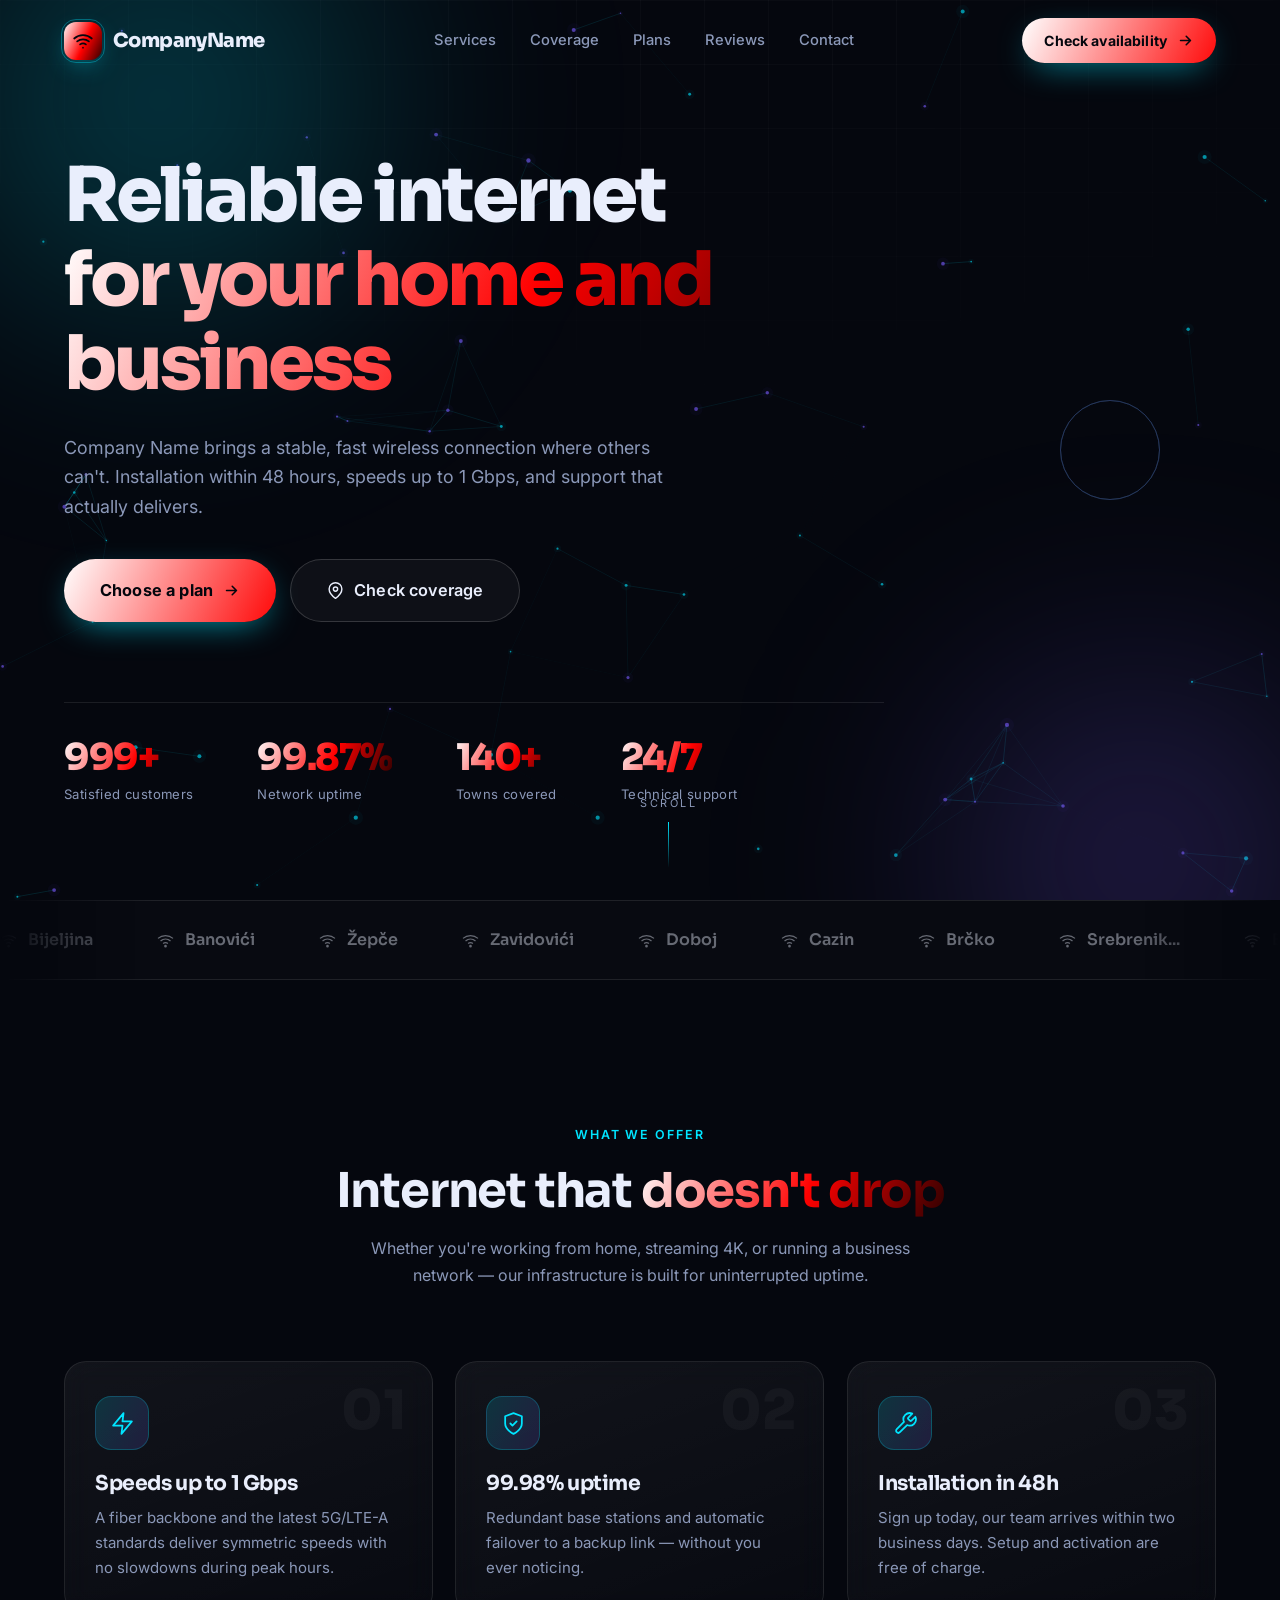
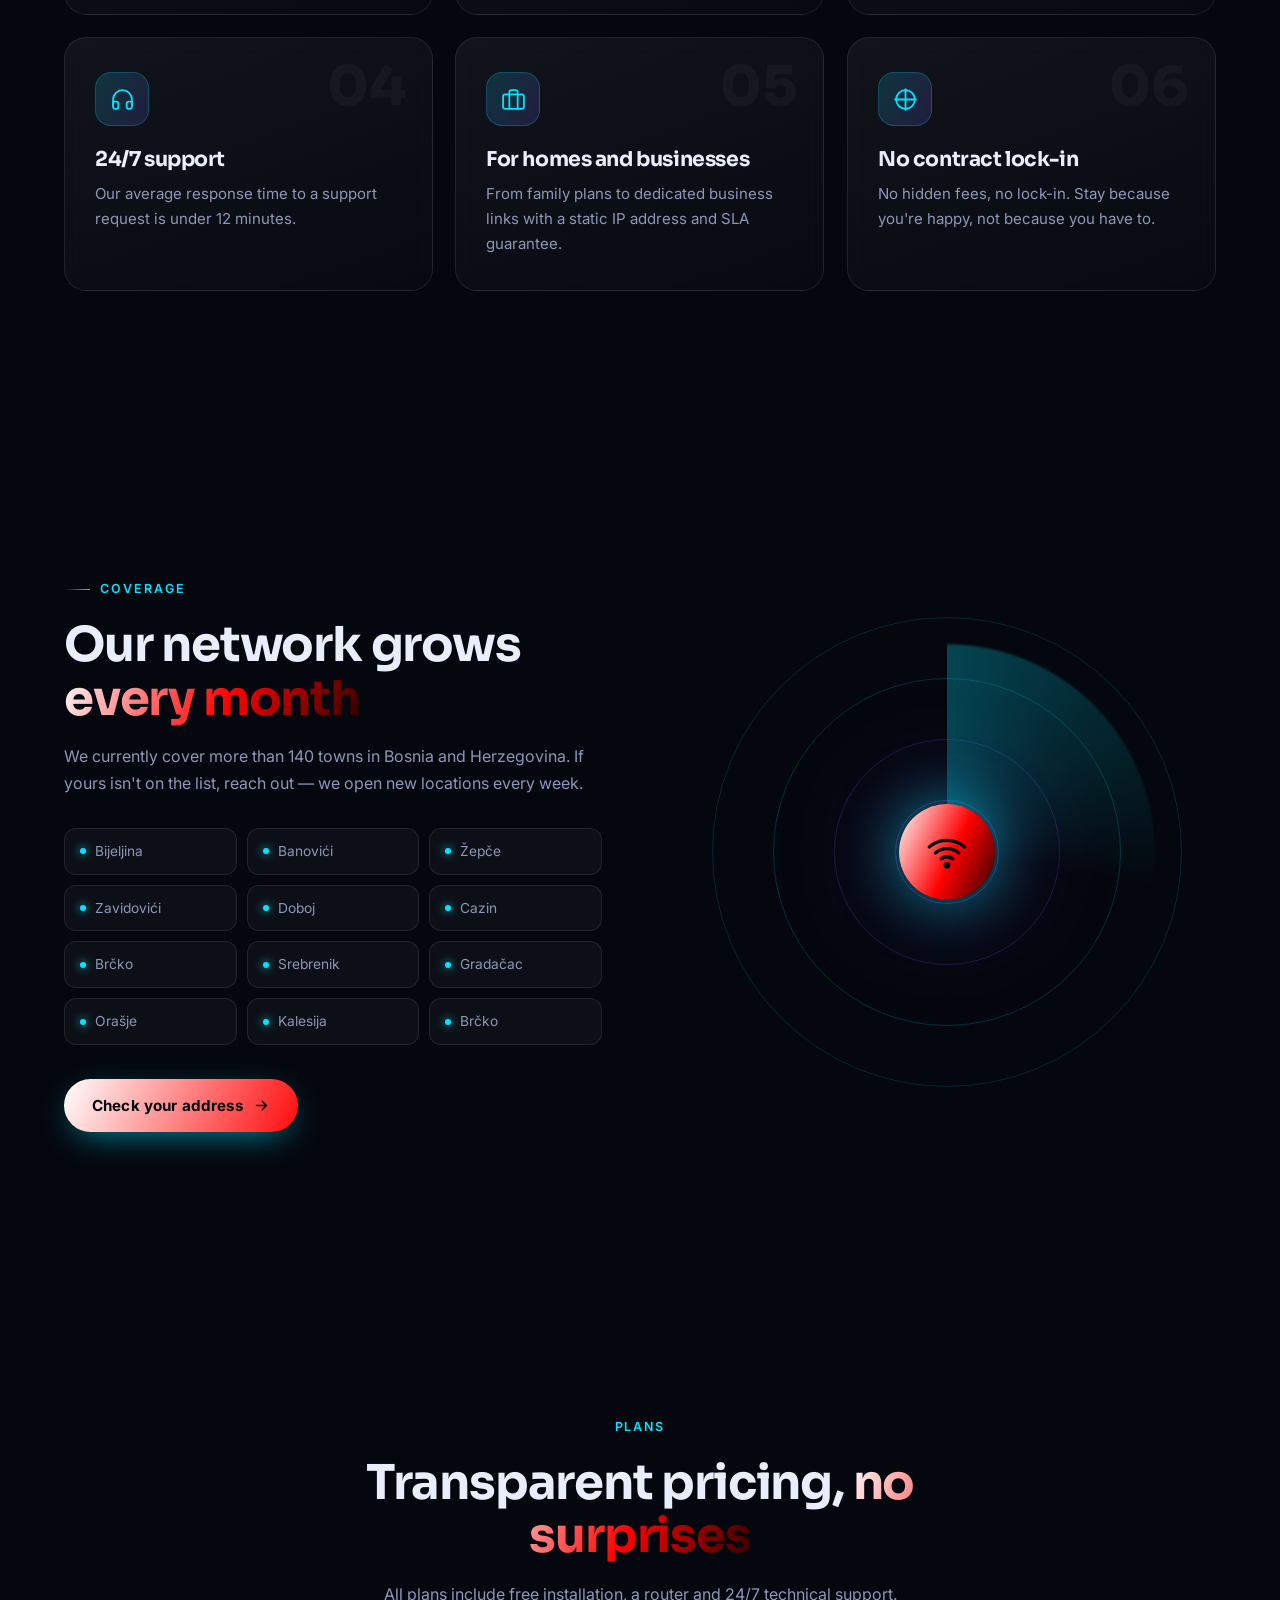
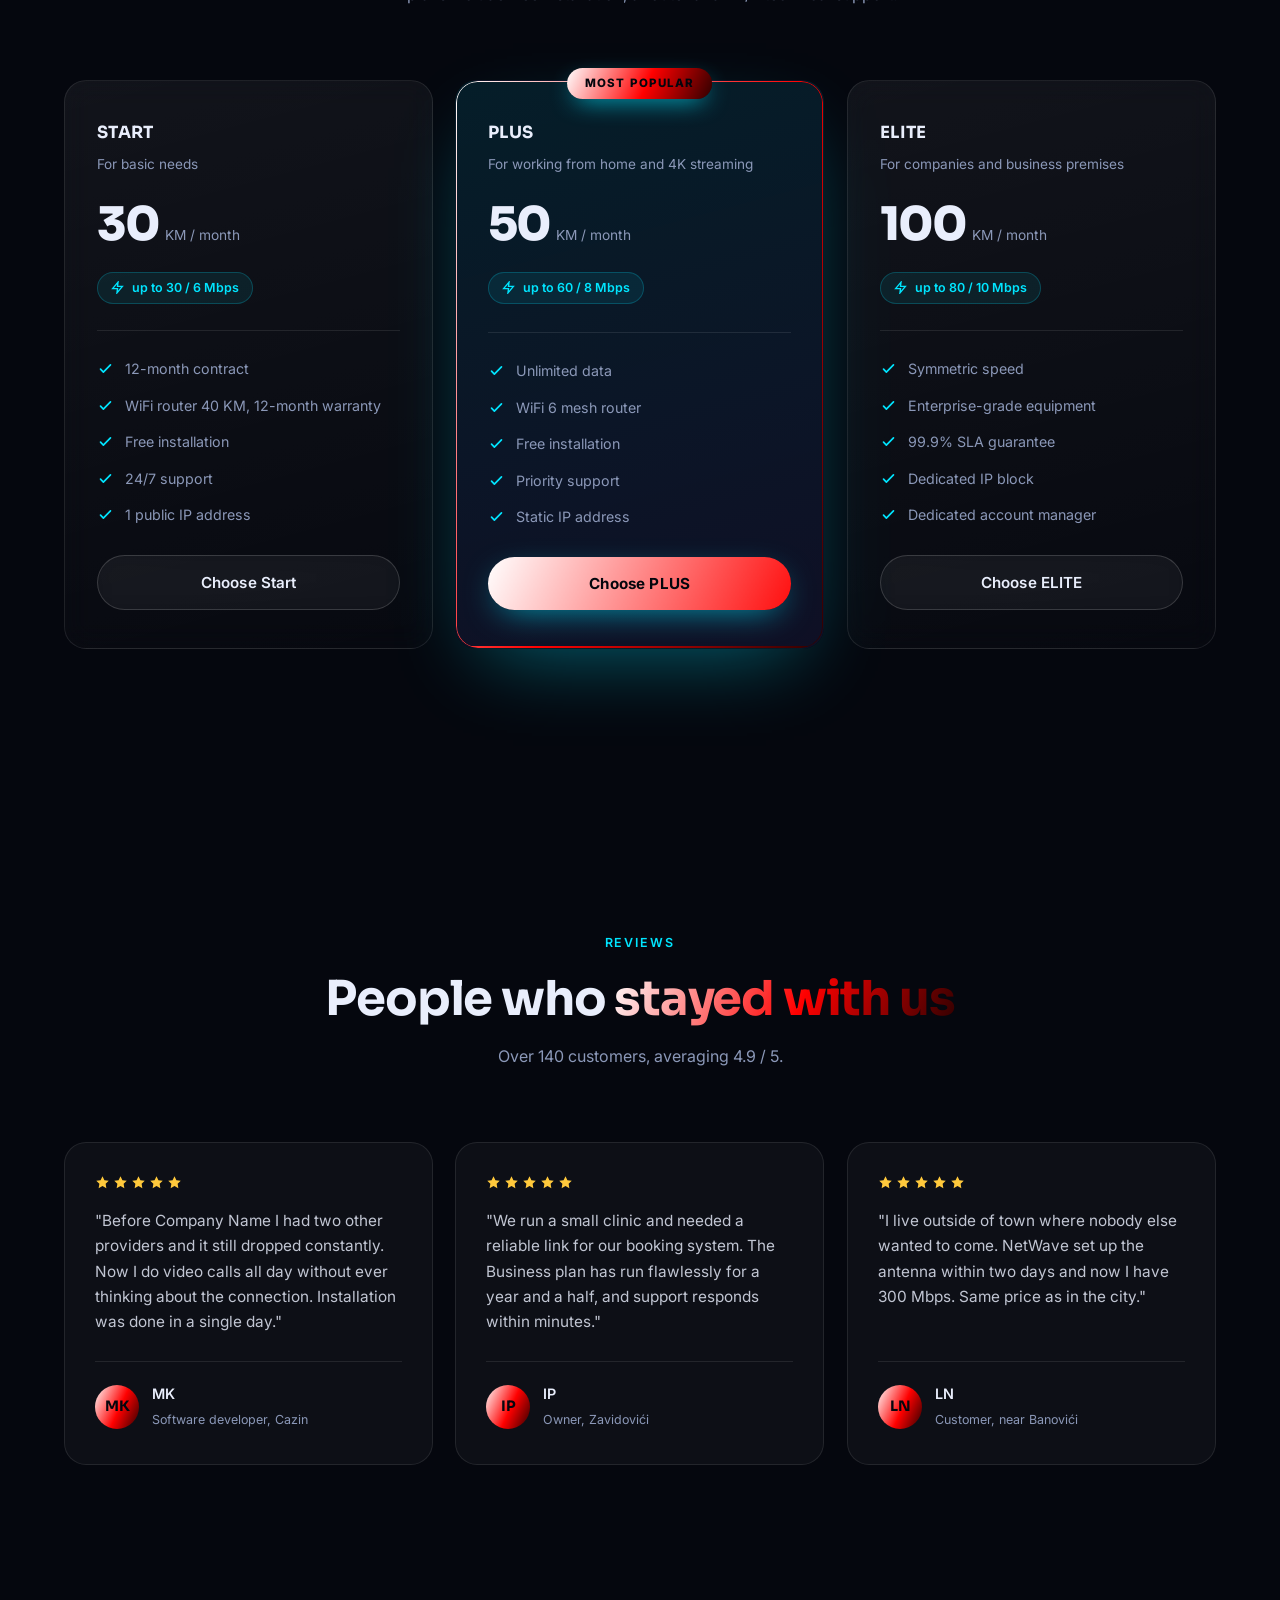
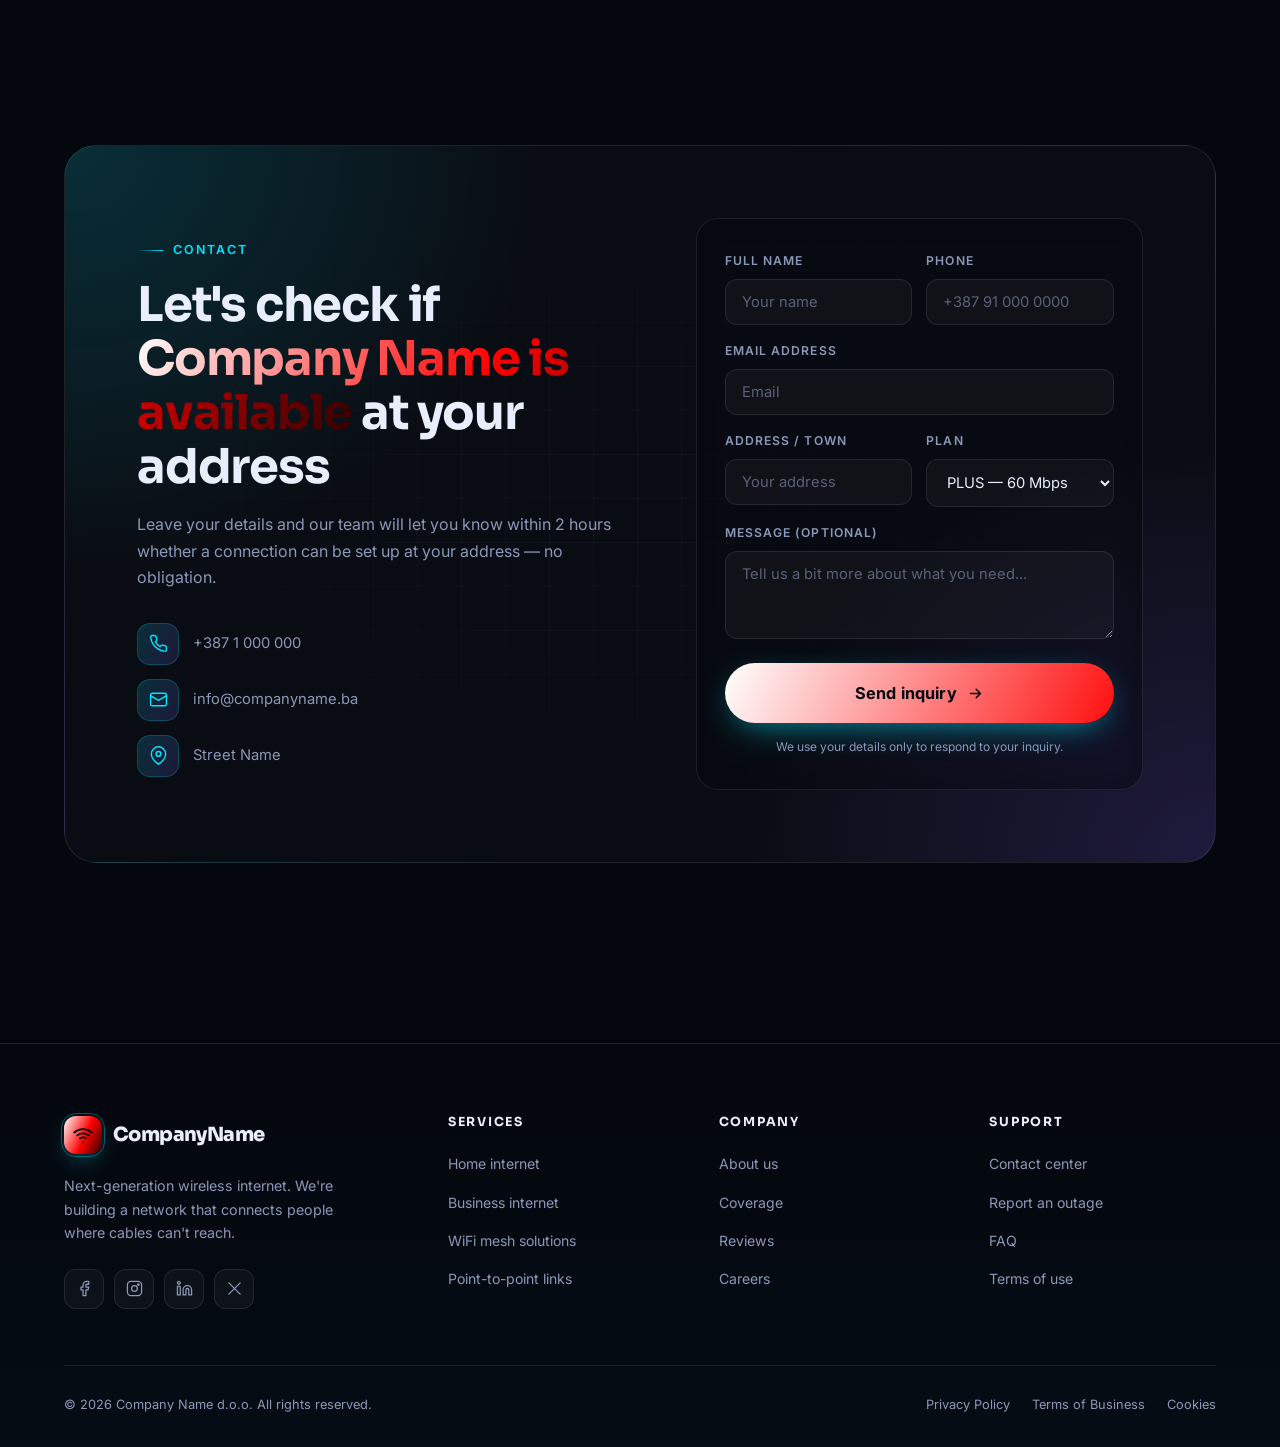
<file: Example-of-isp-web-page/index.html>
<!DOCTYPE html>
<html lang="en">
<head>
<meta charset="UTF-8">
<meta name="viewport" content="width=device-width, initial-scale=1.0">
<title>Company Name</title>
<meta name="description" content="Company Name — fast wireless internet for home and business. Coverage, speed and reliability without compromise.">

<link rel="preconnect" href="https://fonts.googleapis.com">
<link rel="preconnect" href="https://fonts.gstatic.com" crossorigin>
<link href="https://fonts.googleapis.com/css2?family=Inter:wght@400;500;600;700&family=Sora:wght@600;700;800&display=swap" rel="stylesheet">
<link rel="stylesheet" href="style.css">
</head>

<body>

<!-- ==================== HEADER ==================== -->
<header class="site-header" id="header">
  <div class="container nav-inner">
    <a href="#top" class="logo" aria-label="NetWave home">
      <span class="logo-mark">
        <svg viewBox="0 0 24 24"><path d="M5 12.55a11 11 0 0 1 14.08 0"/><path d="M1.42 9a16 16 0 0 1 21.16 0"/><path d="M8.53 16.11a6 6 0 0 1 6.95 0"/><circle cx="12" cy="20" r="1" fill="#04060d" stroke="none"/></svg>
      </span>
      <span class="logo-text">Company<em>Name</em></span>
    </a>

    <nav class="nav-links" id="navLinks">
      <a href="#usluge">Services</a>
      <a href="#pokrivenost">Coverage</a>
      <a href="#paketi">Plans</a>
      <a href="#recenzije">Reviews</a>
      <a href="#kontakt">Contact</a>
    </nav>

    <a href="#kontakt" class="btn btn-primary nav-cta">
      Check availability
      <svg viewBox="0 0 24 24" fill="none" stroke="currentColor" stroke-width="2.2" stroke-linecap="round" stroke-linejoin="round"><path d="M5 12h14M13 6l6 6-6 6"/></svg>
    </a>

    <button class="burger" id="burger" aria-label="Open navigation" aria-expanded="false">
      <span></span><span></span><span></span>
    </button>
  </div>
</header>

<main id="top">

<!-- ==================== HERO ==================== -->
<section class="hero">
  <canvas id="network" aria-hidden="true"></canvas>

  <div class="hero-glow glow-1" aria-hidden="true"></div>
  <div class="hero-glow glow-2" aria-hidden="true"></div>

  <div class="waves" aria-hidden="true">
    <span></span><span></span><span></span><span></span>
  </div>

  <div class="container">
    <div class="hero-inner">

      <h1>
        <span class="line"><span>Reliable internet</span></span>
        <span class="line"><span class="grad-text">for your home and business</span></span>
      </h1>

      <p class="lead">
        Company Name brings a stable, fast wireless connection where others can't.
        Installation within 48 hours, speeds up to 1 Gbps, and support that actually delivers.
      </p>

      <div class="hero-actions">
        <a href="#paketi" class="btn btn-primary btn-lg">
          Choose a plan
          <svg viewBox="0 0 24 24" fill="none" stroke="currentColor" stroke-width="2.2" stroke-linecap="round" stroke-linejoin="round"><path d="M5 12h14M13 6l6 6-6 6"/></svg>
        </a>
        <a href="#pokrivenost" class="btn btn-ghost btn-lg">
          <svg viewBox="0 0 24 24" fill="none" stroke="currentColor" stroke-width="2" stroke-linecap="round" stroke-linejoin="round"><path d="M21 10c0 7-9 13-9 13s-9-6-9-13a9 9 0 0 1 18 0Z"/><circle cx="12" cy="10" r="3"/></svg>
          Check coverage
        </a>
      </div>

      <div class="hero-stats">
        <div class="stat">
          <b data-count="1000" data-suffix="+">0</b>
          <span>Satisfied customers</span>
        </div>
        <div class="stat">
          <b data-count="99.98" data-suffix="%" data-decimals="2">0</b>
          <span>Network uptime</span>
        </div>
        <div class="stat">
          <b data-count="140" data-suffix="+">0</b>
          <span>Towns covered</span>
        </div>
        <div class="stat">
          <b data-count="24" data-suffix="/7">0</b>
          <span>Technical support</span>
        </div>
      </div>
    </div>
  </div>

  <div class="scroll-hint" aria-hidden="true">
    Scroll
    <i></i>
  </div>
</section>

<!-- ==================== MARQUEE ==================== -->
<div class="marquee" aria-hidden="true">
  <div class="marquee-track" id="marqueeTrack">
    <div class="marquee-item"><svg viewBox="0 0 24 24"><path d="M5 12.55a11 11 0 0 1 14.08 0"/><path d="M1.42 9a16 16 0 0 1 21.16 0"/><path d="M8.53 16.11a6 6 0 0 1 6.95 0"/><circle cx="12" cy="20" r="1"/></svg> Bijeljina</div>
    <div class="marquee-item"><svg viewBox="0 0 24 24"><path d="M5 12.55a11 11 0 0 1 14.08 0"/><path d="M1.42 9a16 16 0 0 1 21.16 0"/><path d="M8.53 16.11a6 6 0 0 1 6.95 0"/><circle cx="12" cy="20" r="1"/></svg> Banovići</div>
    <div class="marquee-item"><svg viewBox="0 0 24 24"><path d="M5 12.55a11 11 0 0 1 14.08 0"/><path d="M1.42 9a16 16 0 0 1 21.16 0"/><path d="M8.53 16.11a6 6 0 0 1 6.95 0"/><circle cx="12" cy="20" r="1"/></svg> Žepče</div>
    <div class="marquee-item"><svg viewBox="0 0 24 24"><path d="M5 12.55a11 11 0 0 1 14.08 0"/><path d="M1.42 9a16 16 0 0 1 21.16 0"/><path d="M8.53 16.11a6 6 0 0 1 6.95 0"/><circle cx="12" cy="20" r="1"/></svg> Zavidovići</div>
    <div class="marquee-item"><svg viewBox="0 0 24 24"><path d="M5 12.55a11 11 0 0 1 14.08 0"/><path d="M1.42 9a16 16 0 0 1 21.16 0"/><path d="M8.53 16.11a6 6 0 0 1 6.95 0"/><circle cx="12" cy="20" r="1"/></svg> Doboj</div>
    <div class="marquee-item"><svg viewBox="0 0 24 24"><path d="M5 12.55a11 11 0 0 1 14.08 0"/><path d="M1.42 9a16 16 0 0 1 21.16 0"/><path d="M8.53 16.11a6 6 0 0 1 6.95 0"/><circle cx="12" cy="20" r="1"/></svg> Cazin</div>
    <div class="marquee-item"><svg viewBox="0 0 24 24"><path d="M5 12.55a11 11 0 0 1 14.08 0"/><path d="M1.42 9a16 16 0 0 1 21.16 0"/><path d="M8.53 16.11a6 6 0 0 1 6.95 0"/><circle cx="12" cy="20" r="1"/></svg> Brčko</div>
    <div class="marquee-item"><svg viewBox="0 0 24 24"><path d="M5 12.55a11 11 0 0 1 14.08 0"/><path d="M1.42 9a16 16 0 0 1 21.16 0"/><path d="M8.53 16.11a6 6 0 0 1 6.95 0"/><circle cx="12" cy="20" r="1"/></svg> Srebrenik...</div>
  </div>
</div>

<!-- ==================== SERVICES ==================== -->
<section class="section" id="usluge">
  <div class="container">
    <div class="section-head center reveal">
      <span class="eyebrow">What we offer</span>
      <h2>Internet that <span class="grad-text">doesn't drop</span></h2>
      <p class="lead">
        Whether you're working from home, streaming 4K, or running a business network —
        our infrastructure is built for uninterrupted uptime.
      </p>
    </div>

    <div class="grid-3">
      <article class="card reveal tilt" style="--d:.05s">
        <span class="card-num">01</span>
        <div class="card-icon">
          <svg viewBox="0 0 24 24"><path d="M13 2 3 14h9l-1 8 10-12h-9l1-8Z"/></svg>
        </div>
        <h3>Speeds up to 1 Gbps</h3>
        <p>A fiber backbone and the latest 5G/LTE-A standards deliver symmetric speeds with no slowdowns during peak hours.</p>
      </article>

      <article class="card reveal tilt" style="--d:.12s">
        <span class="card-num">02</span>
        <div class="card-icon">
          <svg viewBox="0 0 24 24"><path d="M12 22s8-4 8-10V5l-8-3-8 3v7c0 6 8 10 8 10Z"/><path d="m9 12 2 2 4-4"/></svg>
        </div>
        <h3>99.98% uptime</h3>
        <p>Redundant base stations and automatic failover to a backup link — without you ever noticing.</p>
      </article>

      <article class="card reveal tilt" style="--d:.19s">
        <span class="card-num">03</span>
        <div class="card-icon">
          <svg viewBox="0 0 24 24"><path d="M14.7 6.3a1 1 0 0 0 0 1.4l1.6 1.6a1 1 0 0 0 1.4 0l3.77-3.77a6 6 0 0 1-7.94 7.94l-6.91 6.91a2.12 2.12 0 0 1-3-3l6.91-6.91a6 6 0 0 1 7.94-7.94l-3.76 3.76Z"/></svg>
        </div>
        <h3>Installation in 48h</h3>
        <p>Sign up today, our team arrives within two business days. Setup and activation are free of charge.</p>
      </article>

      <article class="card reveal tilt" style="--d:.05s">
        <span class="card-num">04</span>
        <div class="card-icon">
          <svg viewBox="0 0 24 24"><path d="M3 18v-6a9 9 0 0 1 18 0v6"/><path d="M21 19a2 2 0 0 1-2 2h-1a2 2 0 0 1-2-2v-3a2 2 0 0 1 2-2h3v5ZM3 19a2 2 0 0 0 2 2h1a2 2 0 0 0 2-2v-3a2 2 0 0 0-2-2H3v5Z"/></svg>
        </div>
        <h3>24/7 support</h3>
        <p>Our average response time to a support request is under 12 minutes.</p>
      </article>

      <article class="card reveal tilt" style="--d:.12s">
        <span class="card-num">05</span>
        <div class="card-icon">
          <svg viewBox="0 0 24 24"><rect x="2" y="7" width="20" height="14" rx="2"/><path d="M16 21V5a2 2 0 0 0-2-2h-4a2 2 0 0 0-2 2v16"/></svg>
        </div>
        <h3>For homes and businesses</h3>
        <p>From family plans to dedicated business links with a static IP address and SLA guarantee.</p>
      </article>

      <article class="card reveal tilt" style="--d:.19s">
        <span class="card-num">06</span>
        <div class="card-icon">
          <svg viewBox="0 0 24 24"><path d="M12 2v20M2 12h20"/><circle cx="12" cy="12" r="9"/></svg>
        </div>
        <h3>No contract lock-in</h3>
        <p>No hidden fees, no lock-in. Stay because you're happy, not because you have to.</p>
      </article>
    </div>
  </div>
</section>

<!-- ==================== COVERAGE ==================== -->
<section class="section" id="pokrivenost">
  <div class="container">
    <div class="coverage">
      <div class="reveal">
        <span class="eyebrow">Coverage</span>
        <h2>Our network grows <span class="grad-text">every month</span></h2>
        <p class="lead">
          We currently cover more than 140 towns in Bosnia and Herzegovina. If yours isn't
          on the list, reach out — we open new locations every week.
        </p>

        <div class="coverage-list">
          <div class="city"><i></i> Bijeljina</div>
          <div class="city"><i></i> Banovići</div>
          <div class="city"><i></i> Žepče</div>
          <div class="city"><i></i> Zavidovići</div>
          <div class="city"><i></i> Doboj</div>
          <div class="city"><i></i> Cazin</div>
          <div class="city"><i></i> Brčko</div>
          <div class="city"><i></i> Srebrenik</div>
          <div class="city"><i></i> Gradačac</div>
          <div class="city"><i></i> Orašje</div>
          <div class="city"><i></i> Kalesija</div>
          <div class="city"><i></i> Brčko</div>
        </div>

        <div style="margin-top:34px">
          <a href="#kontakt" class="btn btn-primary">
            Check your address
            <svg viewBox="0 0 24 24" fill="none" stroke="currentColor" stroke-width="2.2" stroke-linecap="round" stroke-linejoin="round"><path d="M5 12h14M13 6l6 6-6 6"/></svg>
          </a>
        </div>
      </div>

      <div class="reveal" style="--d:.15s">
        <div class="radar">
          <div class="radar-ring"></div>
          <div class="radar-ring"></div>
          <div class="radar-ring"></div>
          <div class="radar-ring"></div>
          <div class="radar-sweep"></div>
          <div class="radar-dot"></div>
          <div class="radar-dot"></div>
          <div class="radar-dot"></div>
          <div class="radar-dot"></div>
          <div class="radar-core">
            <svg viewBox="0 0 24 24"><path d="M5 12.55a11 11 0 0 1 14.08 0"/><path d="M1.42 9a16 16 0 0 1 21.16 0"/><path d="M8.53 16.11a6 6 0 0 1 6.95 0"/><circle cx="12" cy="20" r="1" fill="#04060d"/></svg>
          </div>
        </div>
      </div>
    </div>
  </div>
</section>

<!-- ==================== PLANS ==================== -->
<section class="section" id="paketi">
  <div class="container">
    <div class="section-head center reveal">
      <span class="eyebrow">Plans</span>
      <h2>Transparent pricing, <span class="grad-text">no surprises</span></h2>
      <p class="lead">All plans include free installation, a router and 24/7 technical support.</p>
    </div>

    <div class="grid-price">
      <!-- START -->
      <article class="price-card reveal" style="--d:.05s">
        <div class="price-name">START</div>
        <p class="price-desc">For basic needs</p>

        <div class="price-value">
          <b>30</b>
          <span>KM / month</span>
        </div>
        <div class="price-speed">
          <svg width="13" height="13" viewBox="0 0 24 24" fill="none" stroke="currentColor" stroke-width="2.5" stroke-linecap="round"><path d="M13 2 3 14h9l-1 8 10-12h-9l1-8Z"/></svg>
          up to 30 / 6 Mbps
        </div>

        <ul class="price-features">
          <li><svg viewBox="0 0 24 24"><path d="m5 13 4 4L19 7"/></svg> 12-month contract</li>
          <li><svg viewBox="0 0 24 24"><path d="m5 13 4 4L19 7"/></svg> WiFi router 40 KM, 12-month warranty</li>
          <li><svg viewBox="0 0 24 24"><path d="m5 13 4 4L19 7"/></svg> Free installation</li>
          <li><svg viewBox="0 0 24 24"><path d="m5 13 4 4L19 7"/></svg> 24/7 support</li>
          <li><svg viewBox="0 0 24 24"><path d="m5 13 4 4L19 7"/></svg> 1 public IP address</li>
        </ul>

        <a href="#kontakt" class="btn btn-ghost btn-block">Choose Start</a>
      </article>

      <!-- PLUS (featured) -->
      <article class="price-card featured reveal" style="--d:.12s">
        <span class="badge-pop">Most popular</span>
        <div class="price-name">PLUS</div>
        <p class="price-desc">For working from home and 4K streaming</p>

        <div class="price-value">
          <b>50</b>
          <span>KM / month</span>
        </div>
        <div class="price-speed">
          <svg width="13" height="13" viewBox="0 0 24 24" fill="none" stroke="currentColor" stroke-width="2.5" stroke-linecap="round"><path d="M13 2 3 14h9l-1 8 10-12h-9l1-8Z"/></svg>
          up to 60 / 8 Mbps
        </div>

        <ul class="price-features">
          <li><svg viewBox="0 0 24 24"><path d="m5 13 4 4L19 7"/></svg> Unlimited data</li>
          <li><svg viewBox="0 0 24 24"><path d="m5 13 4 4L19 7"/></svg> WiFi 6 mesh router</li>
          <li><svg viewBox="0 0 24 24"><path d="m5 13 4 4L19 7"/></svg> Free installation</li>
          <li><svg viewBox="0 0 24 24"><path d="m5 13 4 4L19 7"/></svg> Priority support</li>
          <li><svg viewBox="0 0 24 24"><path d="m5 13 4 4L19 7"/></svg> Static IP address</li>
        </ul>

        <a href="#kontakt" class="btn btn-primary btn-block">Choose PLUS</a>
      </article>

      <!-- ELITE -->
      <article class="price-card reveal" style="--d:.19s">
        <div class="price-name">ELITE</div>
        <p class="price-desc">For companies and business premises</p>

        <div class="price-value">
          <b>100</b>
          <span>KM / month</span>
        </div>
        <div class="price-speed">
          <svg width="13" height="13" viewBox="0 0 24 24" fill="none" stroke="currentColor" stroke-width="2.5" stroke-linecap="round"><path d="M13 2 3 14h9l-1 8 10-12h-9l1-8Z"/></svg>
          up to 80 / 10 Mbps
        </div>

        <ul class="price-features">
          <li><svg viewBox="0 0 24 24"><path d="m5 13 4 4L19 7"/></svg> Symmetric speed</li>
          <li><svg viewBox="0 0 24 24"><path d="m5 13 4 4L19 7"/></svg> Enterprise-grade equipment</li>
          <li><svg viewBox="0 0 24 24"><path d="m5 13 4 4L19 7"/></svg> 99.9% SLA guarantee</li>
          <li><svg viewBox="0 0 24 24"><path d="m5 13 4 4L19 7"/></svg> Dedicated IP block</li>
          <li><svg viewBox="0 0 24 24"><path d="m5 13 4 4L19 7"/></svg> Dedicated account manager</li>
        </ul>

        <a href="#kontakt" class="btn btn-ghost btn-block">Choose ELITE</a>
      </article>
    </div>
  </div>
</section>

<!-- ==================== REVIEWS ==================== -->
<section class="section" id="recenzije">
  <div class="container">
    <div class="section-head center reveal">
      <span class="eyebrow">Reviews</span>
      <h2>People who <span class="grad-text">stayed with us</span></h2>
      <p class="lead">Over 140 customers, averaging 4.9 / 5.</p>
    </div>

    <div class="grid-3">
      <article class="quote-card reveal" style="--d:.05s">
        <div class="stars">
          <svg viewBox="0 0 24 24"><path d="m12 2 3.09 6.26L22 9.27l-5 4.87 1.18 6.88L12 17.77l-6.18 3.25L7 14.14 2 9.27l6.91-1.01L12 2Z"/></svg>
          <svg viewBox="0 0 24 24"><path d="m12 2 3.09 6.26L22 9.27l-5 4.87 1.18 6.88L12 17.77l-6.18 3.25L7 14.14 2 9.27l6.91-1.01L12 2Z"/></svg>
          <svg viewBox="0 0 24 24"><path d="m12 2 3.09 6.26L22 9.27l-5 4.87 1.18 6.88L12 17.77l-6.18 3.25L7 14.14 2 9.27l6.91-1.01L12 2Z"/></svg>
          <svg viewBox="0 0 24 24"><path d="m12 2 3.09 6.26L22 9.27l-5 4.87 1.18 6.88L12 17.77l-6.18 3.25L7 14.14 2 9.27l6.91-1.01L12 2Z"/></svg>
          <svg viewBox="0 0 24 24"><path d="m12 2 3.09 6.26L22 9.27l-5 4.87 1.18 6.88L12 17.77l-6.18 3.25L7 14.14 2 9.27l6.91-1.01L12 2Z"/></svg>
        </div>
        <p>"Before Company Name I had two other providers and it still dropped constantly. Now I do video calls all day without ever thinking about the connection. Installation was done in a single day."</p>
        <div class="author">
          <div class="avatar">MK</div>
          <div>
            <b>MK</b>
            <span>Software developer, Cazin</span>
          </div>
        </div>
      </article>

      <article class="quote-card reveal" style="--d:.12s">
        <div class="stars">
          <svg viewBox="0 0 24 24"><path d="m12 2 3.09 6.26L22 9.27l-5 4.87 1.18 6.88L12 17.77l-6.18 3.25L7 14.14 2 9.27l6.91-1.01L12 2Z"/></svg>
          <svg viewBox="0 0 24 24"><path d="m12 2 3.09 6.26L22 9.27l-5 4.87 1.18 6.88L12 17.77l-6.18 3.25L7 14.14 2 9.27l6.91-1.01L12 2Z"/></svg>
          <svg viewBox="0 0 24 24"><path d="m12 2 3.09 6.26L22 9.27l-5 4.87 1.18 6.88L12 17.77l-6.18 3.25L7 14.14 2 9.27l6.91-1.01L12 2Z"/></svg>
          <svg viewBox="0 0 24 24"><path d="m12 2 3.09 6.26L22 9.27l-5 4.87 1.18 6.88L12 17.77l-6.18 3.25L7 14.14 2 9.27l6.91-1.01L12 2Z"/></svg>
          <svg viewBox="0 0 24 24"><path d="m12 2 3.09 6.26L22 9.27l-5 4.87 1.18 6.88L12 17.77l-6.18 3.25L7 14.14 2 9.27l6.91-1.01L12 2Z"/></svg>
        </div>
        <p>"We run a small clinic and needed a reliable link for our booking system. The Business plan has run flawlessly for a year and a half, and support responds within minutes."</p>
        <div class="author">
          <div class="avatar">IP</div>
          <div>
            <b>IP</b>
            <span>Owner, Zavidovići</span>
          </div>
        </div>
      </article>

      <article class="quote-card reveal" style="--d:.19s">
        <div class="stars">
          <svg viewBox="0 0 24 24"><path d="m12 2 3.09 6.26L22 9.27l-5 4.87 1.18 6.88L12 17.77l-6.18 3.25L7 14.14 2 9.27l6.91-1.01L12 2Z"/></svg>
          <svg viewBox="0 0 24 24"><path d="m12 2 3.09 6.26L22 9.27l-5 4.87 1.18 6.88L12 17.77l-6.18 3.25L7 14.14 2 9.27l6.91-1.01L12 2Z"/></svg>
          <svg viewBox="0 0 24 24"><path d="m12 2 3.09 6.26L22 9.27l-5 4.87 1.18 6.88L12 17.77l-6.18 3.25L7 14.14 2 9.27l6.91-1.01L12 2Z"/></svg>
          <svg viewBox="0 0 24 24"><path d="m12 2 3.09 6.26L22 9.27l-5 4.87 1.18 6.88L12 17.77l-6.18 3.25L7 14.14 2 9.27l6.91-1.01L12 2Z"/></svg>
          <svg viewBox="0 0 24 24"><path d="m12 2 3.09 6.26L22 9.27l-5 4.87 1.18 6.88L12 17.77l-6.18 3.25L7 14.14 2 9.27l6.91-1.01L12 2Z"/></svg>
        </div>
        <p>"I live outside of town where nobody else wanted to come. NetWave set up the antenna within two days and now I have 300 Mbps. Same price as in the city."</p>
        <div class="author">
          <div class="avatar">LN</div>
          <div>
            <b>LN</b>
            <span>Customer, near Banovići</span>
          </div>
        </div>
      </article>
    </div>
  </div>
</section>

<!-- ==================== CONTACT / CTA ==================== -->
<section class="section" id="kontakt">
  <div class="container">
    <div class="cta-wrap reveal">
      <div class="cta-grid">

        <div class="cta-info">
          <span class="eyebrow">Contact</span>
          <h2>Let's check if <span class="grad-text">Company Name is available</span> at your address</h2>
          <p class="lead">
            Leave your details and our team will let you know within 2 hours whether a connection
            can be set up at your address — no obligation.
          </p>

          <div class="cta-contacts">
            <a href="tel:+38510000000" class="cta-contact">
              <span class="ic"><svg viewBox="0 0 24 24"><path d="M22 16.92v3a2 2 0 0 1-2.18 2 19.79 19.79 0 0 1-8.63-3.07 19.5 19.5 0 0 1-6-6A19.79 19.79 0 0 1 2.12 4.18 2 2 0 0 1 4.11 2h3a2 2 0 0 1 2 1.72c.13.96.36 1.9.7 2.81a2 2 0 0 1-.45 2.11L8.09 9.91a16 16 0 0 0 6 6l1.27-1.27a2 2 0 0 1 2.11-.45c.9.34 1.85.57 2.81.7A2 2 0 0 1 22 16.92Z"/></svg></span>
              +387 1 000 000
            </a>
            <a href="mailto:info@netwave.hr" class="cta-contact">
              <span class="ic"><svg viewBox="0 0 24 24"><rect x="2" y="4" width="20" height="16" rx="2"/><path d="m22 7-10 6L2 7"/></svg></span>
              info@companyname.ba
            </a>
            <div class="cta-contact">
              <span class="ic"><svg viewBox="0 0 24 24"><path d="M21 10c0 7-9 13-9 13s-9-6-9-13a9 9 0 0 1 18 0Z"/><circle cx="12" cy="10" r="3"/></svg></span>
              Street Name
            </div>
          </div>
        </div>

        <div class="form-card">
          <form id="contactForm" novalidate>
            <div class="form-row">
              <div class="field">
                <label for="ime">Full name</label>
                <input type="text" id="ime" name="ime" placeholder="Your name" required>
              </div>
              <div class="field">
                <label for="telefon">Phone</label>
                <input type="tel" id="telefon" name="telefon" placeholder="+387 91 000 0000" required>
              </div>
            </div>

            <div class="field">
              <label for="email">Email address</label>
              <input type="email" id="email" name="email" placeholder="Email" required>
            </div>

            <div class="form-row">
              <div class="field">
                <label for="adresa">Address / town</label>
                <input type="text" id="adresa" name="adresa" placeholder="Your address" required>
              </div>
              <div class="field">
                <label for="paket">Plan</label>
                <select id="paket" name="paket">
                  <option value="start">START — 40 Mbps</option>
                  <option value="pro" selected>PLUS — 60 Mbps</option>
                  <option value="business">ELITE — 100 Mbps</option>
                  <option value="info">Just interested</option>
                </select>
              </div>
            </div>

            <div class="field">
              <label for="poruka">Message (optional)</label>
              <textarea id="poruka" name="poruka" placeholder="Tell us a bit more about what you need..."></textarea>
            </div>

            <button type="submit" class="btn btn-primary btn-block btn-lg">
              Send inquiry
              <svg viewBox="0 0 24 24" fill="none" stroke="currentColor" stroke-width="2.2" stroke-linecap="round" stroke-linejoin="round"><path d="M5 12h14M13 6l6 6-6 6"/></svg>
            </button>

            <div class="form-success" id="formSuccess">
              <svg viewBox="0 0 24 24"><path d="m5 13 4 4L19 7"/></svg>
              Thanks! Your inquiry has been received — we'll be in touch within 2 hours.
            </div>

            <p class="form-note">We use your details only to respond to your inquiry.</p>
          </form>
        </div>

      </div>
    </div>
  </div>
</section>

</main>

<!-- ==================== FOOTER ==================== -->
<footer>
  <div class="container">
    <div class="footer-grid">
      <div class="footer-brand">
        <a href="#top" class="logo">
          <span class="logo-mark">
            <svg viewBox="0 0 24 24"><path d="M5 12.55a11 11 0 0 1 14.08 0"/><path d="M1.42 9a16 16 0 0 1 21.16 0"/><path d="M8.53 16.11a6 6 0 0 1 6.95 0"/><circle cx="12" cy="20" r="1" fill="#04060d" stroke="none"/></svg>
          </span>
          <span class="logo-text">Company<em>Name</em></span>
        </a>
        <p>Next-generation wireless internet. We're building a network that connects people where cables can't reach.</p>
        <div class="socials">
          <a href="#" aria-label="Facebook"><svg viewBox="0 0 24 24"><path d="M18 2h-3a5 5 0 0 0-5 5v3H7v4h3v8h4v-8h3l1-4h-4V7a1 1 0 0 1 1-1h3Z"/></svg></a>
          <a href="#" aria-label="Instagram"><svg viewBox="0 0 24 24"><rect x="2" y="2" width="20" height="20" rx="5"/><circle cx="12" cy="12" r="4"/><circle cx="17.5" cy="6.5" r="1" fill="currentColor"/></svg></a>
          <a href="#" aria-label="LinkedIn"><svg viewBox="0 0 24 24"><path d="M16 8a6 6 0 0 1 6 6v7h-4v-7a2 2 0 0 0-4 0v7h-4v-7a6 6 0 0 1 6-6Z"/><rect x="2" y="9" width="4" height="12"/><circle cx="4" cy="4" r="2"/></svg></a>
          <a href="#" aria-label="X"><svg viewBox="0 0 24 24"><path d="M4 4l16 16M20 4 4 20"/></svg></a>
        </div>
      </div>

      <div class="footer-col">
        <h4>Services</h4>
        <ul>
          <li><a href="#paketi">Home internet</a></li>
          <li><a href="#paketi">Business internet</a></li>
          <li><a href="#usluge">WiFi mesh solutions</a></li>
          <li><a href="#usluge">Point-to-point links</a></li>
        </ul>
      </div>

      <div class="footer-col">
        <h4>Company</h4>
        <ul>
          <li><a href="#usluge">About us</a></li>
          <li><a href="#pokrivenost">Coverage</a></li>
          <li><a href="#recenzije">Reviews</a></li>
          <li><a href="#kontakt">Careers</a></li>
        </ul>
      </div>

      <div class="footer-col">
        <h4>Support</h4>
        <ul>
          <li><a href="#kontakt">Contact center</a></li>
          <li><a href="#kontakt">Report an outage</a></li>
          <li><a href="#kontakt">FAQ</a></li>
          <li><a href="#kontakt">Terms of use</a></li>
        </ul>
      </div>
    </div>

    <div class="footer-bottom">
      <span>© <span id="year"></span> Company Name d.o.o. All rights reserved.</span>
      <div class="legal">
        <a href="#">Privacy Policy</a>
        <a href="#">Terms of Business</a>
        <a href="#">Cookies</a>
      </div>
    </div>
  </div>
</footer>

<script src="index.js"></script>
</body>
</html>
</file>
<file: Example-of-BJJ-web-page/style.css>
/* ============================================================
   RESET & TOKENS
============================================================ */
*,*::before,*::after{box-sizing:border-box}
body,h1,h2,h3,h4,p,figure,blockquote,ul,ol{margin:0;padding:0}
ul,ol{list-style:none}
img,svg{display:block;max-width:100%}
a{color:inherit;text-decoration:none}
button,input,textarea,select{font:inherit;color:inherit;background:none;border:none;outline:none}
button{cursor:pointer}

:root{
  --bg:#08090c;
  --bg-soft:#0c0e13;
  --surface:#11131a;
  --surface-2:#171a23;
  --line:rgba(255,255,255,.08);
  --line-strong:rgba(255,255,255,.16);
  --text:#eef0f5;
  --muted:#8e93a4;
  --gold:#d9a84e;
  --gold-light:#f2d18a;
  --red:#c8102e;
  --radius:20px;
  --ease:cubic-bezier(.22,1,.36,1);
  --ease-out:cubic-bezier(.16,1,.3,1);
  --nav-h:78px;
  --container:1240px;
}

html{scroll-behavior:smooth;-webkit-text-size-adjust:100%}
body{
  font-family:'Inter',system-ui,-apple-system,sans-serif;
  background:var(--bg);
  color:var(--text);
  line-height:1.65;
  overflow-x:hidden;
  -webkit-font-smoothing:antialiased;
  -moz-osx-font-smoothing:grayscale;
}
body::before{
  content:'';position:fixed;inset:0;pointer-events:none;z-index:0;
  background:
    radial-gradient(900px 600px at 80% -5%, rgba(217,168,78,.07), transparent 65%),
    radial-gradient(700px 500px at -10% 40%, rgba(200,16,46,.05), transparent 70%);
}
::selection{background:var(--gold);color:#0a0a0a}

::-webkit-scrollbar{width:10px}
::-webkit-scrollbar-track{background:#0a0b0f}
::-webkit-scrollbar-thumb{background:#252833;border-radius:10px;border:2px solid #0a0b0f}
::-webkit-scrollbar-thumb:hover{background:var(--gold)}

/* ============================================================
   UTILITIES
============================================================ */
.container{width:100%;max-width:var(--container);margin-inline:auto;padding-inline:clamp(20px,5vw,40px)}
.section{padding:clamp(80px,11vw,140px) 0;position:relative;z-index:1;scroll-margin-top:var(--nav-h)}
.eyebrow{
  display:inline-flex;align-items:center;gap:12px;
  font-size:.72rem;font-weight:600;letter-spacing:.22em;text-transform:uppercase;
  color:var(--gold);margin-bottom:20px;
}
.eyebrow::before{content:'';width:34px;height:1px;background:linear-gradient(90deg,transparent,var(--gold))}
.section-title{
  font-family:'Bebas Neue',sans-serif;
  font-size:clamp(2.4rem,6vw,4.4rem);
  line-height:.95;letter-spacing:.01em;font-weight:400;
  text-transform:uppercase;
}
.section-title em{font-style:normal;color:var(--gold);}
.lead{color:var(--muted);font-size:clamp(1rem,1.6vw,1.075rem);max-width:60ch}
.section-head{max-width:720px;margin-bottom:clamp(48px,6vw,72px)}
.section-head .lead{margin-top:20px}

/* Reveal on scroll */
.reveal{opacity:0;transform:translateY(38px);transition:opacity 1s var(--ease),transform 1s var(--ease);transition-delay:var(--d,0s)}
.reveal.is-visible{opacity:1;transform:none}
.reveal--left{transform:translateX(-46px)}
.reveal--scale{transform:scale(.94) translateY(24px)}

/* ============================================================
   BUTTONS
============================================================ */
.btn{
  position:relative;display:inline-flex;align-items:center;justify-content:center;gap:10px;
  padding:17px 34px;border-radius:100px;
  font-size:.82rem;font-weight:600;letter-spacing:.1em;text-transform:uppercase;
  border:1px solid transparent;overflow:hidden;isolation:isolate;
  transition:transform .5s var(--ease),box-shadow .5s var(--ease),color .4s ease,border-color .4s ease;
  white-space:nowrap;
}
.btn svg{width:16px;height:16px;transition:transform .5s var(--ease)}
.btn:hover svg{transform:translateX(4px)}
.btn--primary{
  background:linear-gradient(135deg,var(--gold-light),var(--gold));
  color:#0a0a0a;
  box-shadow:0 10px 30px -14px rgba(217,168,78,.9);
}
.btn--primary::after{
  content:'';position:absolute;inset:0;z-index:-1;
  background:linear-gradient(120deg,transparent 20%,rgba(255,255,255,.75) 50%,transparent 80%);
  transform:translateX(-120%);transition:transform .8s var(--ease);
}
.btn--primary:hover{transform:translateY(-4px);box-shadow:0 22px 45px -14px rgba(217,168,78,.75)}
.btn--primary:hover::after{transform:translateX(120%)}
.btn--ghost{border-color:var(--line-strong);color:var(--text);background:rgba(255,255,255,.02)}
.btn--ghost:hover{transform:translateY(-4px);border-color:var(--gold);color:var(--gold);background:rgba(217,168,78,.06)}
.btn--sm{padding:13px 26px;font-size:.74rem}

/* ============================================================
   PRELOADER
============================================================ */
#loader{
  position:fixed;inset:0;z-index:9999;background:var(--bg);
  display:grid;place-items:center;
  transition:opacity .7s ease,visibility .7s ease;
}
#loader.is-done{opacity:0;visibility:hidden}
.loader__belt{width:180px;height:16px;border-radius:20px;overflow:hidden;background:#1a1d26;position:relative}
.loader__belt::after{
  content:'';position:absolute;inset:0;
  background:linear-gradient(90deg,var(--gold),var(--gold-light),var(--gold));
  transform-origin:left;animation:loadBelt 1.2s var(--ease) forwards;
}
@keyframes loadBelt{from{transform:scaleX(0)}to{transform:scaleX(1)}}
.loader__txt{
  margin-top:20px;font-size:.7rem;letter-spacing:.4em;text-transform:uppercase;
  color:var(--muted);text-align:center;animation:pulseTxt 1.6s ease-in-out infinite;
}
@keyframes pulseTxt{0%,100%{opacity:.4}50%{opacity:1}}

/* ============================================================
   NAVIGATION
============================================================ */
.nav{
  position:fixed;top:0;left:0;right:0;z-index:900;
  height:var(--nav-h);display:flex;align-items:center;
  transition:background .5s var(--ease),backdrop-filter .5s ease,border-color .5s ease,height .5s var(--ease);
  border-bottom:1px solid transparent;
}
.nav.is-scrolled{
  height:66px;
  background:rgba(8,9,12,.78);
  backdrop-filter:blur(18px);-webkit-backdrop-filter:blur(18px);
  border-bottom-color:var(--line);
}
.nav__inner{display:flex;align-items:center;justify-content:space-between;gap:32px;width:100%}

.logo{display:flex;align-items:center;gap:12px;flex-shrink:0}
.logo__mark{
  width:42px;height:42px;border-radius:12px;display:grid;place-items:center;
  background:linear-gradient(135deg,var(--gold),#a97c2a);
  font-family:'Bebas Neue',sans-serif;font-size:1.15rem;color:#0a0a0a;letter-spacing:.02em;
  box-shadow:0 8px 22px -10px rgba(217,168,78,.9);
  transition:transform .5s var(--ease);
}
.logo:hover .logo__mark{transform:rotate(-8deg) scale(1.06)}
.logo__text{display:flex;flex-direction:column;line-height:1}
.logo__name{font-family:'Bebas Neue',sans-serif;font-size:1.3rem;letter-spacing:.08em}
.logo__sub{font-size:.6rem;letter-spacing:.28em;text-transform:uppercase;color:var(--muted);margin-top:3px}

.nav__links{display:flex;align-items:center;gap:6px}
.nav__links a{
  position:relative;padding:10px 16px;border-radius:100px;
  font-size:.83rem;font-weight:500;color:#c3c7d2;
  transition:color .35s ease,background .35s ease;
}
.nav__links a::after{
  content:'';position:absolute;left:50%;bottom:4px;width:0;height:1px;
  background:var(--gold);transform:translateX(-50%);transition:width .45s var(--ease);
}
.nav__links a:hover,.nav__links a.is-active{color:#fff}
.nav__links a:hover::after,.nav__links a.is-active::after{width:22px}
.nav__cta{display:flex;align-items:center;gap:14px}

.burger{
  display:none;width:46px;height:46px;border-radius:14px;
  border:1px solid var(--line-strong);place-items:center;gap:5px;
  flex-direction:column;justify-content:center;
}
.burger span{display:block;width:20px;height:1.6px;background:var(--text);border-radius:2px;transition:transform .4s var(--ease),opacity .3s ease}
.burger.is-open span:nth-child(1){transform:translateY(6.6px) rotate(45deg)}
.burger.is-open span:nth-child(2){opacity:0}
.burger.is-open span:nth-child(3){transform:translateY(-6.6px) rotate(-45deg)}

/* Mobile drawer */
.drawer{
  position:fixed;inset:0;z-index:890;
  background:rgba(8,9,12,.97);
  backdrop-filter:blur(20px);-webkit-backdrop-filter:blur(20px);
  display:flex;flex-direction:column;justify-content:center;align-items:center;gap:6px;
  clip-path:circle(0% at calc(100% - 46px) 46px);
  transition:clip-path .8s var(--ease);
  pointer-events:none;
}
.drawer.is-open{clip-path:circle(150% at calc(100% - 46px) 46px);pointer-events:auto}
.drawer a{
  font-family:'Bebas Neue',sans-serif;font-size:clamp(2rem,9vw,3rem);
  letter-spacing:.05em;color:#dfe2ea;padding:8px 0;
  opacity:0;transform:translateY(24px);
  transition:opacity .5s ease,transform .5s var(--ease),color .3s ease;
}
.drawer.is-open a{opacity:1;transform:none;transition-delay:calc(.15s + var(--i)*.06s)}
.drawer a:hover{color:var(--gold)}

/* ============================================================
   HERO
============================================================ */
.hero{
  position:relative;min-height:100svh;display:flex;align-items:center;
  padding:calc(var(--nav-h) + 60px) 0 90px;overflow:hidden;
}
.hero__bg{position:absolute;inset:0;z-index:0;overflow:hidden}
.orb{position:absolute;border-radius:50%;filter:blur(100px);will-change:transform}
.orb--1{width:640px;height:640px;top:-18%;right:-12%;opacity:.55;
  background:radial-gradient(circle,rgba(217,168,78,.55),transparent 68%);
  animation:floatA 20s ease-in-out infinite}
.orb--2{width:520px;height:520px;bottom:-22%;left:-14%;opacity:.5;
  background:radial-gradient(circle,rgba(200,16,46,.42),transparent 68%);
  animation:floatB 26s ease-in-out infinite}
.orb--3{width:380px;height:380px;top:35%;left:45%;opacity:.3;
  background:radial-gradient(circle,rgba(47,91,255,.35),transparent 70%);
  animation:floatA 32s ease-in-out infinite reverse}
@keyframes floatA{0%,100%{transform:translate(0,0) scale(1)}50%{transform:translate(-50px,60px) scale(1.12)}}
@keyframes floatB{0%,100%{transform:translate(0,0) scale(1)}50%{transform:translate(70px,-50px) scale(1.08)}}

.hero__grid{
  position:absolute;inset:0;
  background-image:
    linear-gradient(rgba(255,255,255,.05) 1px,transparent 1px),
    linear-gradient(90deg,rgba(255,255,255,.05) 1px,transparent 1px);
  background-size:88px 88px;
  -webkit-mask-image:radial-gradient(ellipse 85% 62% at 50% 42%,#000 15%,transparent 78%);
  mask-image:radial-gradient(ellipse 85% 62% at 50% 42%,#000 15%,transparent 78%);
  animation:gridDrift 40s linear infinite;
}
@keyframes gridDrift{to{background-position:88px 88px,88px 88px}}

.hero__noise{
  position:absolute;inset:0;opacity:.035;mix-blend-mode:overlay;pointer-events:none;
  background-image:url("data:image/svg+xml,%3Csvg xmlns='http://www.w3.org/2000/svg' width='200' height='200'%3E%3Cfilter id='n'%3E%3CfeTurbulence type='fractalNoise' baseFrequency='.9' numOctaves='3'/%3E%3C/filter%3E%3Crect width='200' height='200' filter='url(%23n)'/%3E%3C/svg%3E");
}
.hero__fade{position:absolute;left:0;right:0;bottom:0;height:220px;background:linear-gradient(180deg,transparent,var(--bg))}

.hero__content{position:relative;z-index:2;width:100%}
.hero__eyebrow{
  display:inline-flex;align-items:center;gap:12px;
  font-size:.72rem;font-weight:600;letter-spacing:.28em;text-transform:uppercase;color:var(--gold);
  margin-bottom:26px;opacity:0;animation:fadeUp .9s var(--ease) .2s forwards;
}
.hero__eyebrow .dot{width:6px;height:6px;border-radius:50%;background:var(--gold);box-shadow:0 0 0 0 rgba(217,168,78,.6);animation:ping 2.4s ease-out infinite}
@keyframes ping{0%{box-shadow:0 0 0 0 rgba(217,168,78,.55)}70%{box-shadow:0 0 0 14px rgba(217,168,78,0)}100%{box-shadow:0 0 0 0 rgba(217,168,78,0)}}

.hero__title{
  font-family:'Bebas Neue',sans-serif;font-weight:400;
  font-size:clamp(3.2rem,12vw,9.5rem);
  line-height:.86;letter-spacing:.005em;text-transform:uppercase;
  margin-bottom:32px;
}
.hero__title .line{display:block;overflow:hidden;padding-bottom:.04em}
.hero__title .line > span{display:block;transform:translateY(112%);animation:lineUp 1.15s var(--ease) forwards}
.hero__title .line:nth-child(1) > span{animation-delay:.35s}
.hero__title .line:nth-child(2) > span{animation-delay:.47s}
.hero__title .line:nth-child(3) > span{animation-delay:.59s}
.hero__title .accent{
  background:linear-gradient(100deg,var(--gold-light),var(--gold) 45%,#a97c2a);
  -webkit-background-clip:text;background-clip:text;color:transparent;
}
.hero__title .outline{
  color:transparent;-webkit-text-stroke:1.5px rgba(255,255,255,.32);
}
@keyframes lineUp{to{transform:translateY(0)}}

.hero__sub{
  max-width:52ch;color:var(--muted);font-size:clamp(1rem,1.7vw,1.15rem);
  margin-bottom:44px;opacity:0;animation:fadeUp 1s var(--ease) .85s forwards;
}
.hero__actions{display:flex;flex-wrap:wrap;gap:16px;opacity:0;animation:fadeUp 1s var(--ease) 1s forwards}
@keyframes fadeUp{from{opacity:0;transform:translateY(26px)}to{opacity:1;transform:none}}

.hero__meta{
  display:flex;flex-wrap:wrap;gap:clamp(28px,5vw,64px);margin-top:clamp(56px,8vw,88px);
  padding-top:34px;border-top:1px solid var(--line);
  opacity:0;animation:fadeUp 1s var(--ease) 1.15s forwards;
}
.hero__meta div{display:flex;flex-direction:column;gap:2px}
.hero__meta strong{font-family:'Bebas Neue',sans-serif;font-size:clamp(1.6rem,3vw,2.2rem);letter-spacing:.03em;color:#fff}
.hero__meta span{font-size:.72rem;letter-spacing:.18em;text-transform:uppercase;color:var(--muted)}

/* Rotating badge */
.badge{
  position:absolute;right:clamp(20px,5vw,60px);bottom:clamp(90px,14vh,150px);
  width:clamp(130px,15vw,180px);height:clamp(130px,15vw,180px);z-index:2;
  opacity:0;animation:fadeUp 1.2s var(--ease) 1.3s forwards;
}
.badge__ring{position:absolute;inset:0;animation:spin 26s linear infinite}
@keyframes spin{to{transform:rotate(360deg)}}
.badge__ring text{
  font-family:'Inter',sans-serif;font-size:11px;font-weight:600;
  letter-spacing:.32em;text-transform:uppercase;fill:rgba(255,255,255,.55);
}
.badge__core{
  position:absolute;inset:26%;border-radius:50%;
  border:1px solid var(--line-strong);
  background:radial-gradient(circle at 35% 30%,rgba(217,168,78,.22),transparent 70%);
  display:grid;place-items:center;
}
.badge__core span{font-family:'Bebas Neue',sans-serif;font-size:1.5rem;letter-spacing:.06em;color:var(--gold)}

/* Scroll cue */
.scroll-cue{
  position:absolute;left:50%;bottom:28px;transform:translateX(-50%);z-index:3;
  display:flex;flex-direction:column;align-items:center;gap:10px;
  font-size:.62rem;letter-spacing:.3em;text-transform:uppercase;color:var(--muted);
  opacity:0;animation:fadeUp 1s var(--ease) 1.5s forwards;
}
.scroll-cue__line{width:1px;height:46px;background:linear-gradient(180deg,var(--gold),transparent);position:relative;overflow:hidden}
.scroll-cue__line::after{content:'';position:absolute;top:0;left:0;width:100%;height:14px;background:var(--gold-light);animation:cueRun 2s ease-in-out infinite}
@keyframes cueRun{0%{transform:translateY(-16px)}100%{transform:translateY(48px)}}

/* ============================================================
   MARQUEE
============================================================ */
.marquee{
  position:relative;z-index:1;
  border-top:1px solid var(--line);border-bottom:1px solid var(--line);
  background:var(--bg-soft);padding:24px 0;overflow:hidden;
}
.marquee::before,.marquee::after{
  content:'';position:absolute;top:0;bottom:0;width:120px;z-index:2;pointer-events:none;
}
.marquee::before{left:0;background:linear-gradient(90deg,var(--bg-soft),transparent)}
.marquee::after{right:0;background:linear-gradient(270deg,var(--bg-soft),transparent)}
.marquee__track{display:flex;align-items:center;gap:56px;width:max-content;animation:marquee 34s linear infinite}
.marquee:hover .marquee__track{animation-play-state:paused}
@keyframes marquee{to{transform:translateX(-50%)}}
.marquee__item{
  display:flex;align-items:center;gap:14px;
  font-family:'Bebas Neue',sans-serif;font-size:1.35rem;letter-spacing:.16em;
  color:#6f7485;text-transform:uppercase;white-space:nowrap;
}
.marquee__item i{width:34px;height:9px;border-radius:6px;display:block}
.belt-white{background:linear-gradient(180deg,#fff,#c9ccd6)}
.belt-blue{background:linear-gradient(180deg,#3b6fe0,#1c3f96)}
.belt-purple{background:linear-gradient(180deg,#8a5cd6,#4a2b83)}
.belt-brown{background:linear-gradient(180deg,#8b5a2b,#4d2f14)}
.belt-black{background:linear-gradient(180deg,#2a2d36,#000);border:1px solid rgba(255,255,255,.14)}

/* ============================================================
   ABOUT
============================================================ */
.about__grid{display:grid;grid-template-columns:1.05fr .95fr;gap:clamp(40px,6vw,90px);align-items:center}
.about__text p + p{margin-top:20px}
.about__list{margin-top:36px;display:grid;gap:16px}
.about__list li{display:flex;gap:14px;align-items:flex-start;color:#c3c7d2;font-size:.95rem}
.about__list svg{flex-shrink:0;width:20px;height:20px;color:var(--gold);margin-top:3px}

.about__visual{position:relative}
.about__panel{
  position:relative;aspect-ratio:4/5;border-radius:26px;overflow:hidden;
  border:1px solid var(--line);
  background:
    radial-gradient(120% 90% at 20% 0%,rgba(217,168,78,.22),transparent 55%),
    radial-gradient(110% 80% at 90% 100%,rgba(200,16,46,.22),transparent 60%),
    linear-gradient(160deg,#14161e,#0a0b10);
  box-shadow:0 50px 100px -50px rgba(0,0,0,.95);
}
.about__pattern{
  position:absolute;inset:0;opacity:.5;
  background-image:repeating-linear-gradient(45deg,rgba(255,255,255,.035) 0 2px,transparent 2px 16px);
}
.about__panel::after{
  content:'';position:absolute;inset:-40%;
  background:linear-gradient(115deg,transparent 40%,rgba(255,255,255,.09) 50%,transparent 60%);
  animation:sheen 7s ease-in-out infinite;
}
@keyframes sheen{0%,100%{transform:translateX(-60%)}50%{transform:translateX(60%)}}
.about__quote{
  position:absolute;left:0;right:0;bottom:0;padding:36px 32px;
  font-family:'Bebas Neue',sans-serif;font-size:clamp(1.4rem,2.6vw,2rem);
  line-height:1.1;letter-spacing:.03em;text-transform:uppercase;
  background:linear-gradient(0deg,rgba(8,9,12,.95),transparent);
}
.about__quote span{color:var(--gold)}

.float-card{
  position:absolute;display:flex;flex-direction:column;gap:2px;
  padding:18px 24px;border-radius:18px;
  background:rgba(18,20,27,.9);backdrop-filter:blur(14px);
  border:1px solid var(--line-strong);
  box-shadow:0 26px 50px -26px rgba(0,0,0,.9);
  animation:floatCard 6s ease-in-out infinite;
}
.float-card strong{font-family:'Bebas Neue',sans-serif;font-size:1.9rem;letter-spacing:.03em;color:var(--gold)}
.float-card span{font-size:.68rem;letter-spacing:.16em;text-transform:uppercase;color:var(--muted)}
.float-card--1{top:8%;left:-6%;animation-delay:0s}
.float-card--2{bottom:14%;right:-6%;animation-delay:-3s}
@keyframes floatCard{0%,100%{transform:translateY(0)}50%{transform:translateY(-14px)}}

/* ============================================================
   STATS
============================================================ */
.stats{border-top:1px solid var(--line);border-bottom:1px solid var(--line);background:var(--bg-soft)}
.stats__grid{display:grid;grid-template-columns:repeat(4,1fr);gap:24px;padding:clamp(48px,7vw,76px) 0}
.stat{text-align:center;position:relative}
.stat + .stat::before{content:'';position:absolute;left:-12px;top:12%;bottom:12%;width:1px;background:var(--line)}
.stat__num{
  font-family:'Bebas Neue',sans-serif;font-size:clamp(2.6rem,6vw,4rem);
  line-height:1;color:#fff;letter-spacing:.02em;
}
.stat__num sup{font-size:.45em;color:var(--gold);top:-.9em;position:relative}
.stat__label{margin-top:8px;font-size:.7rem;letter-spacing:.2em;text-transform:uppercase;color:var(--muted)}

/* ============================================================
   PROGRAMS
============================================================ */
.programs__grid{display:grid;grid-template-columns:repeat(3,1fr);gap:22px}
.pcard{
  position:relative;padding:38px 32px 34px;border-radius:var(--radius);
  background:linear-gradient(165deg,var(--surface),#0d0f15);
  border:1px solid var(--line);overflow:hidden;
  transition:transform .6s var(--ease),border-color .5s ease,box-shadow .6s var(--ease);
}
.pcard::before{
  content:'';position:absolute;inset:0;opacity:0;
  background:radial-gradient(420px 240px at 50% 0%,rgba(217,168,78,.16),transparent 70%);
  transition:opacity .6s ease;
}
.pcard::after{
  content:'';position:absolute;left:0;right:0;top:0;height:1px;
  background:linear-gradient(90deg,transparent,var(--gold),transparent);
  transform:scaleX(0);transform-origin:left;transition:transform .7s var(--ease);
}
.pcard:hover{transform:translateY(-10px);border-color:rgba(217,168,78,.35);box-shadow:0 40px 70px -40px rgba(0,0,0,.95)}
.pcard:hover::before{opacity:1}
.pcard:hover::after{transform:scaleX(1)}
.pcard__num{
  font-family:'Bebas Neue',sans-serif;font-size:.9rem;letter-spacing:.2em;
  color:rgba(255,255,255,.22);margin-bottom:22px;
}
.pcard__icon{
  width:52px;height:52px;border-radius:14px;display:grid;place-items:center;
  background:rgba(217,168,78,.1);border:1px solid rgba(217,168,78,.25);
  color:var(--gold);margin-bottom:24px;
  transition:transform .6s var(--ease),background .5s ease;
}
.pcard:hover .pcard__icon{transform:scale(1.08) rotate(-6deg);background:rgba(217,168,78,.18)}
.pcard__icon svg{width:24px;height:24px}
.pcard h3{font-family:'Bebas Neue',sans-serif;font-size:1.75rem;letter-spacing:.04em;font-weight:400;margin-bottom:12px}
.pcard p{color:var(--muted);font-size:.92rem;margin-bottom:26px}
.pcard__meta{display:flex;flex-wrap:wrap;gap:10px;padding-top:22px;border-top:1px solid var(--line)}
.tag{
  font-size:.66rem;letter-spacing:.14em;text-transform:uppercase;font-weight:600;
  padding:7px 13px;border-radius:100px;background:rgba(255,255,255,.05);
  border:1px solid var(--line);color:#b6bbc9;
}
.tag--gold{background:rgba(217,168,78,.1);border-color:rgba(217,168,78,.28);color:var(--gold)}

/* ============================================================
   SCHEDULE
============================================================ */
.schedule{background:var(--bg-soft);border-top:1px solid var(--line);border-bottom:1px solid var(--line)}
.tabs{display:flex;flex-wrap:wrap;gap:8px;margin-bottom:38px}
.tab{
  padding:12px 24px;border-radius:100px;font-size:.8rem;font-weight:600;
  letter-spacing:.08em;text-transform:uppercase;color:var(--muted);
  border:1px solid var(--line);transition:all .4s var(--ease);
}
.tab:hover{color:#fff;border-color:var(--line-strong)}
.tab.is-active{background:linear-gradient(135deg,var(--gold-light),var(--gold));color:#0a0a0a;border-color:transparent;box-shadow:0 12px 28px -14px rgba(217,168,78,.9)}

.schedule-day{display:none}
.schedule-day.is-active{display:block;animation:panelIn .6s var(--ease)}
@keyframes panelIn{from{opacity:0;transform:translateY(16px)}to{opacity:1;transform:none}}

.srow{
  display:grid;grid-template-columns:110px 1.4fr 1fr 130px 44px;
  align-items:center;gap:20px;padding:22px 26px;border-radius:16px;
  border:1px solid var(--line);background:var(--surface);margin-bottom:10px;
  transition:transform .5s var(--ease),border-color .4s ease,background .4s ease;
}
.srow:hover{transform:translateX(8px);border-color:rgba(217,168,78,.35);background:var(--surface-2)}
.srow__time{font-family:'Bebas Neue',sans-serif;font-size:1.35rem;letter-spacing:.06em;color:var(--gold)}
.srow__name{font-weight:600;font-size:.98rem}
.srow__sub{font-size:.75rem;color:var(--muted);margin-top:2px}
.srow__coach{font-size:.85rem;color:#b6bbc9}
.srow__arrow{
  width:38px;height:38px;border-radius:50%;display:grid;place-items:center;
  border:1px solid var(--line);color:var(--muted);
  transition:all .45s var(--ease);
}
.srow:hover .srow__arrow{background:var(--gold);color:#0a0a0a;border-color:var(--gold);transform:rotate(-45deg)}

/* ============================================================
   COACHES
============================================================ */
.coaches__grid{display:grid;grid-template-columns:repeat(3,1fr);gap:22px}
.coach{
  position:relative;padding:40px 30px;border-radius:var(--radius);text-align:center;
  background:linear-gradient(170deg,var(--surface),#0c0e13);
  border:1px solid var(--line);overflow:hidden;
  transition:transform .6s var(--ease),border-color .5s ease;
}
.coach:hover{transform:translateY(-8px);border-color:rgba(217,168,78,.3)}
.coach__avatar{
  width:110px;height:110px;margin:0 auto 24px;border-radius:50%;position:relative;
  display:grid;place-items:center;
  font-family:'Bebas Neue',sans-serif;font-size:2.2rem;letter-spacing:.05em;color:#0a0a0a;
  background:linear-gradient(140deg,var(--gold-light),var(--gold) 60%,#a97c2a);
  box-shadow:0 20px 40px -22px rgba(217,168,78,.95);
  transition:transform .6s var(--ease);
}
.coach__avatar::after{
  content:'';position:absolute;inset:-8px;border-radius:50%;
  border:1px solid rgba(217,168,78,.28);
  animation:ringPulse 3s ease-in-out infinite;
}
@keyframes ringPulse{0%,100%{transform:scale(1);opacity:.7}50%{transform:scale(1.08);opacity:.15}}
.coach:hover .coach__avatar{transform:scale(1.05)}
.coach h3{font-family:'Bebas Neue',sans-serif;font-size:1.6rem;letter-spacing:.05em;font-weight:400}
.coach__rank{font-size:.7rem;letter-spacing:.2em;text-transform:uppercase;color:var(--gold);margin:6px 0 16px}
.coach p{color:var(--muted);font-size:.9rem}

/* ============================================================
   PRICING
============================================================ */
.pricing__grid{display:grid;grid-template-columns:repeat(3,1fr);gap:22px;align-items:start}
.price{
  position:relative;padding:42px 34px;border-radius:var(--radius);
  background:linear-gradient(170deg,var(--surface),#0c0e13);
  border:1px solid var(--line);
  transition:transform .6s var(--ease),border-color .5s ease,box-shadow .6s var(--ease);
}
.price:hover{transform:translateY(-8px);border-color:var(--line-strong)}
.price--featured{
  border-color:rgba(217,168,78,.4);
  background:linear-gradient(170deg,#191b23,#0d0f15);
  box-shadow:0 40px 80px -50px rgba(217,168,78,.5);
}
.price--featured::before{
  content:'Najpopularnije';position:absolute;top:-13px;left:50%;transform:translateX(-50%);
  padding:7px 18px;border-radius:100px;font-size:.62rem;font-weight:700;
  letter-spacing:.18em;text-transform:uppercase;color:#0a0a0a;
  background:linear-gradient(135deg,var(--gold-light),var(--gold));white-space:nowrap;
}
.price__name{font-family:'Bebas Neue',sans-serif;font-size:1.5rem;letter-spacing:.08em;text-transform:uppercase}
.price__desc{font-size:.83rem;color:var(--muted);margin:8px 0 26px}
.price__amount{display:flex;align-items:flex-end;gap:6px;margin-bottom:30px}
.price__amount strong{font-family:'Bebas Neue',sans-serif;font-size:3.4rem;line-height:1;letter-spacing:.02em}
.price__amount span{font-size:.8rem;color:var(--muted);padding-bottom:8px}
.price__list{display:grid;gap:13px;margin-bottom:34px}
.price__list li{display:flex;gap:11px;align-items:flex-start;font-size:.88rem;color:#c3c7d2}
.price__list svg{width:17px;height:17px;color:var(--gold);flex-shrink:0;margin-top:4px}
.price .btn{width:100%}

/* ============================================================
   TESTIMONIALS
============================================================ */
.quotes{display:grid;grid-template-columns:repeat(3,1fr);gap:22px}
.quote{
  padding:36px 32px;border-radius:var(--radius);
  background:var(--surface);border:1px solid var(--line);
  transition:transform .6s var(--ease),border-color .5s ease;
}
.quote:hover{transform:translateY(-6px);border-color:var(--line-strong)}
.quote__mark{font-family:'Bebas Neue',sans-serif;font-size:3.4rem;line-height:.6;color:rgba(217,168,78,.4)}
.quote p{margin:18px 0 24px;color:#c9cdd8;font-size:.94rem}
.quote__author{display:flex;align-items:center;gap:13px;padding-top:20px;border-top:1px solid var(--line)}
.quote__ava{
  width:42px;height:42px;border-radius:50%;display:grid;place-items:center;flex-shrink:0;
  background:linear-gradient(140deg,var(--gold),#a97c2a);color:#0a0a0a;
  font-weight:700;font-size:.85rem;
}
.quote__author strong{display:block;font-size:.88rem}
.quote__author span{font-size:.72rem;color:var(--muted)}

/* ============================================================
   CONTACT
============================================================ */
.contact{background:var(--bg-soft);border-top:1px solid var(--line)}
.contact__grid{display:grid;grid-template-columns:1fr 1fr;gap:clamp(40px,6vw,80px)}
.info-list{display:grid;gap:22px;margin-top:36px}
.info{display:flex;gap:16px;align-items:flex-start}
.info__icon{
  width:46px;height:46px;border-radius:14px;flex-shrink:0;display:grid;place-items:center;
  background:rgba(217,168,78,.09);border:1px solid rgba(217,168,78,.22);color:var(--gold);
}
.info__icon svg{width:20px;height:20px}
.info strong{display:block;font-size:.72rem;letter-spacing:.18em;text-transform:uppercase;color:var(--muted);margin-bottom:4px;font-weight:600}
.info span{font-size:.98rem}

.form{padding:clamp(28px,4vw,44px);border-radius:var(--radius);background:var(--surface);border:1px solid var(--line)}
.field{margin-bottom:18px;position:relative}
.field label{display:block;font-size:.7rem;letter-spacing:.16em;text-transform:uppercase;color:var(--muted);margin-bottom:9px;font-weight:600}
.field input,.field select,.field textarea{
  width:100%;padding:15px 18px;border-radius:13px;
  background:rgba(255,255,255,.03);border:1px solid var(--line);
  font-size:.92rem;transition:border-color .35s ease,background .35s ease,box-shadow .35s ease;
}
.field textarea{resize:vertical;min-height:110px}
.field input:focus,.field select:focus,.field textarea:focus{
  border-color:var(--gold);background:rgba(217,168,78,.05);
  box-shadow:0 0 0 4px rgba(217,168,78,.1);
}
.field select{appearance:none;cursor:pointer;
  background-image:url("data:image/svg+xml,%3Csvg xmlns='http://www.w3.org/2000/svg' width='12' height='8' viewBox='0 0 12 8'%3E%3Cpath d='M1 1l5 5 5-5' stroke='%238e93a4' stroke-width='1.6' fill='none' stroke-linecap='round'/%3E%3C/svg%3E");
  background-repeat:no-repeat;background-position:right 18px center;padding-right:44px;
}
.field select option{background:#11131a}
.form__row{display:grid;grid-template-columns:1fr 1fr;gap:18px}
.form__note{font-size:.75rem;color:var(--muted);margin-top:16px;text-align:center}
.form__success{
  display:none;padding:14px 18px;border-radius:13px;margin-top:16px;
  background:rgba(217,168,78,.1);border:1px solid rgba(217,168,78,.3);
  color:var(--gold-light);font-size:.86rem;text-align:center;
}
.form__success.is-shown{display:block;animation:panelIn .5s var(--ease)}

/* ============================================================
   FOOTER
============================================================ */
.footer{border-top:1px solid var(--line);padding:70px 0 34px;position:relative;z-index:1}
.footer__grid{display:grid;grid-template-columns:1.5fr 1fr 1fr 1fr;gap:40px;margin-bottom:56px}
.footer__about p{color:var(--muted);font-size:.88rem;margin-top:20px;max-width:34ch}
.footer h4{font-size:.72rem;letter-spacing:.2em;text-transform:uppercase;color:#fff;margin-bottom:20px;font-weight:600}
.footer__links{display:grid;gap:12px}
.footer__links a{font-size:.88rem;color:var(--muted);transition:color .3s ease,transform .3s ease;display:inline-block}
.footer__links a:hover{color:var(--gold);transform:translateX(5px)}
.socials{display:flex;gap:10px;margin-top:22px}
.socials a{
  width:40px;height:40px;border-radius:12px;display:grid;place-items:center;
  border:1px solid var(--line);color:var(--muted);
  transition:all .4s var(--ease);
}
.socials a:hover{background:var(--gold);color:#0a0a0a;border-color:var(--gold);transform:translateY(-4px)}
.socials svg{width:17px;height:17px}
.footer__bottom{
  display:flex;justify-content:space-between;align-items:center;gap:20px;flex-wrap:wrap;
  padding-top:28px;border-top:1px solid var(--line);
  font-size:.78rem;color:var(--muted);
}

/* Back to top */
.to-top{
  position:fixed;right:26px;bottom:26px;z-index:800;
  width:50px;height:50px;border-radius:50%;display:grid;place-items:center;
  background:linear-gradient(135deg,var(--gold-light),var(--gold));color:#0a0a0a;
  box-shadow:0 16px 34px -14px rgba(217,168,78,.9);
  opacity:0;visibility:hidden;transform:translateY(16px);
  transition:all .5s var(--ease);
}
.to-top.is-shown{opacity:1;visibility:visible;transform:none}
.to-top:hover{transform:translateY(-4px) scale(1.06)}
.to-top svg{width:18px;height:18px}

/* ============================================================
   RESPONSIVE
============================================================ */
@media (max-width:1024px){
  .nav__links{display:none}
  .nav__cta .btn{display:none}
  .burger{display:flex}
  .about__grid{grid-template-columns:1fr;gap:60px}
  .about__visual{max-width:460px;margin-inline:auto;width:100%}
  .programs__grid,.coaches__grid,.pricing__grid,.quotes{grid-template-columns:repeat(2,1fr)}
  .footer__grid{grid-template-columns:1fr 1fr;gap:44px}
  .stats__grid{grid-template-columns:repeat(2,1fr);gap:40px 24px}
  .stat:nth-child(3)::before{display:none}
}
@media (max-width:860px){
  .badge{display:none}
  .srow{grid-template-columns:90px 1fr 44px;gap:14px;padding:18px}
  .srow__coach,.srow__level{display:none}
  .contact__grid{grid-template-columns:1fr}
}
@media (max-width:640px){
  .programs__grid,.coaches__grid,.pricing__grid,.quotes{grid-template-columns:1fr}
  .footer__grid{grid-template-columns:1fr;gap:36px}
  .form__row{grid-template-columns:1fr}
  .hero__meta{gap:26px}
  .float-card--1{left:-2%}
  .float-card--2{right:-2%}
  .footer__bottom{justify-content:center;text-align:center}
}

@media (prefers-reduced-motion:reduce){
  *,*::before,*::after{animation-duration:.001ms !important;animation-iteration-count:1 !important;transition-duration:.001ms !important}
  .reveal{opacity:1 !important;transform:none !important}
}
</file>
<file: Example-of-isp-web-page/style.css>
/* ============================================================
   1. RESET & TOKENI
   ============================================================ */
*,*::before,*::after{box-sizing:border-box;margin:0;padding:0}

:root{
  --bg:#05070e;
  --bg-soft:#080c17;
  --surface:rgba(255,255,255,.035);
  --surface-2:rgba(255,255,255,.06);
  --border:rgba(255,255,255,.09);
  --border-strong:rgba(255,255,255,.16);
  --text:#e9eefc;
  --muted:#8b98b8;
  --cyan:#00e5ff;
  --violet:#7c5cff;
  --pink:#ff4ecd;
  --grad:linear-gradient(115deg,white 0%,red 55%,black 110%);
  --grad-soft:linear-gradient(115deg,rgba(0,229,255,.16),rgba(124,92,255,.16));
  --radius:22px;
  --radius-sm:14px;
  --ease:cubic-bezier(.22,.68,0,1);
  --shadow:0 24px 70px -24px rgba(0,0,0,.85);
  --maxw:1200px;
}

html{
  scroll-behavior:smooth;
  scroll-padding-top:96px;
  -webkit-text-size-adjust:100%;
}

body{
  font-family:'Inter',system-ui,-apple-system,'Segoe UI',sans-serif;
  background:var(--bg);
  color:var(--text);
  line-height:1.65;
  overflow-x:hidden;
  -webkit-font-smoothing:antialiased;
}

/* Mreža pozadine cijele stranice */
body::before{
  content:'';
  position:fixed;
  inset:0;
  background-image:
    linear-gradient(rgba(255,255,255,.022) 1px,transparent 1px),
    linear-gradient(90deg,rgba(255,255,255,.022) 1px,transparent 1px);
  background-size:64px 64px;
  mask-image:radial-gradient(ellipse 90% 60% at 50% 0%,#000 20%,transparent 80%);
  -webkit-mask-image:radial-gradient(ellipse 90% 60% at 50% 0%,#000 20%,transparent 80%);
  pointer-events:none;
  z-index:0;
}

img,svg{display:block;max-width:100%}
a{color:inherit;text-decoration:none}
button{font:inherit;color:inherit;background:none;border:none;cursor:pointer}
ul{list-style:none}

::selection{background:rgba(0,229,255,.3);color:#fff}

/* Scrollbar */
::-webkit-scrollbar{width:10px}
::-webkit-scrollbar-track{background:#05070e}
::-webkit-scrollbar-thumb{background:linear-gradient(#00e5ff,#7c5cff);border-radius:10px;border:2px solid #05070e}

/* ============================================================
   2. POMOĆNE KLASE
   ============================================================ */
.container{
  width:100%;
  max-width:var(--maxw);
  margin-inline:auto;
  padding-inline:24px;
  position:relative;
  z-index:2;
}

.grad-text{
  background:var(--grad);
  -webkit-background-clip:text;
  background-clip:text;
  color:transparent;
}

.eyebrow{
  display:inline-flex;
  align-items:center;
  gap:10px;
  font-size:.78rem;
  font-weight:600;
  letter-spacing:.16em;
  text-transform:uppercase;
  color:var(--cyan);
  margin-bottom:18px;
}
.eyebrow::before{
  content:'';
  width:26px;height:1px;
  background:linear-gradient(90deg,transparent,var(--cyan));
}

.section{
  padding:clamp(80px,11vw,140px) 0;
  position:relative;
}

.section-head{
  max-width:680px;
  margin-bottom:clamp(48px,6vw,72px);
}
.section-head.center{margin-inline:auto;text-align:center}
.section-head.center .eyebrow::before{display:none}
.section-head.center .eyebrow{padding-left:0}

h1,h2,h3,h4{
  font-family:'Sora',sans-serif;
  line-height:1.12;
  letter-spacing:-.025em;
  font-weight:700;
}

h2{font-size:clamp(1.9rem,4vw,3rem)}
h3{font-size:clamp(1.1rem,1.6vw,1.3rem)}

.lead{
  color:var(--muted);
  font-size:clamp(1rem,1.25vw,1.12rem);
  margin-top:18px;
  max-width:60ch;
}
.section-head.center .lead{margin-inline:auto}

/* ============================================================
   3. GUMBI
   ============================================================ */
.btn{
  position:relative;
  display:inline-flex;
  align-items:center;
  justify-content:center;
  gap:10px;
  padding:14px 28px;
  border-radius:100px;
  font-weight:600;
  font-size:.95rem;
  letter-spacing:.01em;
  white-space:nowrap;
  transition:transform .35s var(--ease),box-shadow .35s var(--ease),background .3s,color .3s,border-color .3s;
  overflow:hidden;
  isolation:isolate;
  cursor:pointer;
}
.btn svg{width:17px;height:17px;transition:transform .35s var(--ease)}
.btn:hover svg{transform:translateX(4px)}

.btn-primary{
  background:var(--grad);
  background-size:200% 100%;
  color:#04060d;
  font-weight:700;
  box-shadow:0 10px 34px -12px rgba(0,229,255,.75);
}
.btn-primary::after{
  content:'';
  position:absolute;
  inset:0;
  background:linear-gradient(100deg,transparent 20%,rgba(255,255,255,.55) 50%,transparent 80%);
  transform:translateX(-120%);
  transition:transform .8s var(--ease);
  z-index:-1;
}
.btn-primary:hover::after{transform:translateX(120%)}
.btn-primary:hover{
  transform:translateY(-3px);
  box-shadow:0 18px 44px -14px rgba(124,92,255,.9);
  background-position:100% 0;
}

.btn-ghost{
  background:rgba(255,255,255,.04);
  border:1px solid var(--border-strong);
  color:var(--text);
  backdrop-filter:blur(12px);
  -webkit-backdrop-filter:blur(12px);
}
.btn-ghost:hover{
  background:rgba(255,255,255,.09);
  border-color:rgba(0,229,255,.5);
  transform:translateY(-3px);
}

.btn-lg{padding:17px 36px;font-size:1.02rem}
.btn-block{width:100%}

/* ============================================================
   4. HEADER
   ============================================================ */
.site-header{
  position:fixed;
  top:0;left:0;right:0;
  z-index:100;
  padding:18px 0;
  transition:padding .4s var(--ease),background .4s var(--ease),border-color .4s var(--ease),backdrop-filter .4s;
  border-bottom:1px solid transparent;
}
.site-header.scrolled{
  padding:10px 0;
  background:rgba(5,7,14,.72);
  backdrop-filter:blur(20px) saturate(160%);
  -webkit-backdrop-filter:blur(20px) saturate(160%);
  border-bottom-color:var(--border);
}
.site-header.hidden{transform:translateY(-110%)}
.site-header{transition:transform .45s var(--ease),padding .4s var(--ease),background .4s var(--ease),border-color .4s var(--ease)}

.nav-inner{
  display:flex;
  align-items:center;
  justify-content:space-between;
  gap:24px;
}

.logo{
  display:flex;
  align-items:center;
  gap:11px;
  font-family:'Sora',sans-serif;
  font-weight:800;
  font-size:1.22rem;
  letter-spacing:-.03em;
  flex-shrink:0;
}
.logo-mark{
  width:38px;height:38px;
  display:grid;
  place-items:center;
  border-radius:12px;
  background:var(--grad);
  box-shadow:0 8px 26px -10px rgba(0,229,255,.85);
  position:relative;
}
.logo-mark svg{width:20px;height:20px;stroke:#04060d;fill:none;stroke-width:2;stroke-linecap:round}
.logo-mark::after{
  content:'';
  position:absolute;
  inset:-3px;
  border-radius:15px;
  border:1px solid rgba(0,229,255,.35);
  animation:pulseRing 2.6s ease-out infinite;
}
@keyframes pulseRing{
  0%{transform:scale(.9);opacity:.9}
  100%{transform:scale(1.35);opacity:0}
}
.logo em{font-style:normal;color:var(--grad)}

.nav-links{
  display:flex;
  align-items:center;
  gap:4px;
}
.nav-links a{
  position:relative;
  padding:9px 15px;
  font-size:.92rem;
  font-weight:500;
  color:var(--muted);
  border-radius:100px;
  transition:color .3s,background .3s;
}
.nav-links a::after{
  content:'';
  position:absolute;
  left:50%;bottom:3px;
  width:0;height:2px;
  border-radius:2px;
  background:var(--grad);
  transform:translateX(-50%);
  transition:width .35s var(--ease);
}
.nav-links a:hover{color:var(--text);background:rgba(255,255,255,.04)}
.nav-links a:hover::after{width:22px}

.nav-cta{padding:11px 22px;font-size:.88rem}

.burger{
  display:none;
  width:44px;height:44px;
  border-radius:12px;
  border:1px solid var(--border);
  background:var(--surface);
  position:relative;
  flex-shrink:0;
}
.burger span{
  position:absolute;
  left:12px;
  width:20px;height:2px;
  background:var(--text);
  border-radius:2px;
  transition:transform .35s var(--ease),opacity .25s,top .35s var(--ease);
}
.burger span:nth-child(1){top:15px}
.burger span:nth-child(2){top:21px}
.burger span:nth-child(3){top:27px}
.burger.open span:nth-child(1){top:21px;transform:rotate(45deg)}
.burger.open span:nth-child(2){opacity:0}
.burger.open span:nth-child(3){top:21px;transform:rotate(-45deg)}

/* ============================================================
   5. HERO
   ============================================================ */
.hero{
  position:relative;
  min-height:100svh;
  display:flex;
  align-items:center;
  padding:150px 0 90px;
  overflow:hidden;
  isolation:isolate;
}

#network{
  position:absolute;
  inset:0;
  width:100%;
  height:100%;
  z-index:0;
  opacity:.85;
}

.hero-glow{
  position:absolute;
  border-radius:50%;
  filter:blur(110px);
  z-index:0;
  pointer-events:none;
}
.glow-1{
  width:640px;height:640px;
  top:-220px;left:-160px;
  background:radial-gradient(circle,rgba(0,229,255,.30),transparent 68%);
  animation:float1 16s ease-in-out infinite;
}
.glow-2{
  width:560px;height:560px;
  bottom:-240px;right:-140px;
  background:radial-gradient(circle,rgba(124,92,255,.32),transparent 68%);
  animation:float2 20s ease-in-out infinite;
}
@keyframes float1{
  0%,100%{transform:translate(0,0) scale(1)}
  50%{transform:translate(80px,60px) scale(1.12)}
}
@keyframes float2{
  0%,100%{transform:translate(0,0) scale(1)}
  50%{transform:translate(-70px,-50px) scale(1.15)}
}

/* Signalni valovi */
.waves{
  position:absolute;
  right:-140px;
  top:50%;
  transform:translateY(-50%);
  width:620px;height:620px;
  z-index:0;
  pointer-events:none;
  opacity:.5;
}
.waves span{
  position:absolute;
  inset:0;
  margin:auto;
  border:1px solid rgba(0,229,255,.28);
  border-radius:50%;
  width:100px;height:100px;
  animation:wave 4.5s ease-out infinite;
}
.waves span:nth-child(2){animation-delay:1.1s;border-color:rgba(124,92,255,.3)}
.waves span:nth-child(3){animation-delay:2.2s;border-color:rgba(0,229,255,.22)}
.waves span:nth-child(4){animation-delay:3.3s;border-color:rgba(255,78,205,.2)}
@keyframes wave{
  0%{width:100px;height:100px;opacity:.85}
  100%{width:620px;height:620px;opacity:0}
}

.hero-inner{
  position:relative;
  z-index:3;
  max-width:820px;
}

.hero-badge{
  display:inline-flex;
  align-items:center;
  gap:10px;
  padding:7px 16px 7px 8px;
  border-radius:100px;
  background:rgba(255,255,255,.045);
  border:1px solid var(--border);
  backdrop-filter:blur(12px);
  -webkit-backdrop-filter:blur(12px);
  font-size:.82rem;
  color:var(--muted);
  margin-bottom:28px;
}
.hero-badge b{color:var(--text);font-weight:600}
.pulse-dot{
  width:8px;height:8px;
  border-radius:50%;
  background:#22e07a;
  box-shadow:0 0 0 0 rgba(34,224,122,.7);
  animation:pulseDot 2s infinite;
  flex-shrink:0;
  margin-left:6px;
}
@keyframes pulseDot{
  0%{box-shadow:0 0 0 0 rgba(34,224,122,.65)}
  70%{box-shadow:0 0 0 11px rgba(34,224,122,0)}
  100%{box-shadow:0 0 0 0 rgba(34,224,122,0)}
}

.hero h1{
  font-size:clamp(2.5rem,6.4vw,4.7rem);
  font-weight:800;
  letter-spacing:-.04em;
  margin-bottom:26px;
}
.hero h1 .line{
  display:block;
  overflow:hidden;
}
.hero h1 .line > span{
  display:block;
  transform:translateY(110%);
  animation:riseUp 1s var(--ease) forwards;
}
.hero h1 .line:nth-child(2) > span{animation-delay:.12s}
.hero h1 .line:nth-child(3) > span{animation-delay:.24s}
@keyframes riseUp{to{transform:translateY(0)}}

.hero p.lead{
  font-size:clamp(1rem,1.4vw,1.16rem);
  max-width:56ch;
  opacity:0;
  animation:fadeUp .9s var(--ease) .45s forwards;
}
@keyframes fadeUp{
  from{opacity:0;transform:translateY(22px)}
  to{opacity:1;transform:translateY(0)}
}

.hero-actions{
  display:flex;
  flex-wrap:wrap;
  gap:14px;
  margin-top:38px;
  opacity:0;
  animation:fadeUp .9s var(--ease) .6s forwards;
}

.hero-stats{
  display:flex;
  flex-wrap:wrap;
  gap:clamp(28px,5vw,64px);
  margin-top:clamp(52px,7vw,80px);
  padding-top:34px;
  border-top:1px solid var(--border);
  opacity:0;
  animation:fadeUp .9s var(--ease) .78s forwards;
}
.stat b{
  display:block;
  font-family:'Sora',sans-serif;
  font-size:clamp(1.7rem,3vw,2.3rem);
  font-weight:800;
  letter-spacing:-.04em;
  background:var(--grad);
  -webkit-background-clip:text;
  background-clip:text;
  color:transparent;
  line-height:1.15;
}
.stat span{
  font-size:.82rem;
  color:var(--muted);
  letter-spacing:.03em;
}

.scroll-hint{
  position:absolute;
  bottom:32px;
  left:50%;
  transform:translateX(-50%);
  z-index:3;
  display:flex;
  flex-direction:column;
  align-items:center;
  gap:9px;
  font-size:.68rem;
  letter-spacing:.24em;
  text-transform:uppercase;
  color:var(--muted);
  opacity:0;
  animation:fadeUp 1s var(--ease) 1.1s forwards;
}
.scroll-hint i{
  width:1px;height:46px;
  background:linear-gradient(180deg,var(--cyan),transparent);
  animation:scrollLine 2s ease-in-out infinite;
}
@keyframes scrollLine{
  0%,100%{transform:scaleY(.4);opacity:.4;transform-origin:top}
  50%{transform:scaleY(1);opacity:1;transform-origin:top}
}

/* ============================================================
   6. MARQUEE
   ============================================================ */
.marquee{
  position:relative;
  z-index:2;
  padding:26px 0;
  border-top:1px solid var(--border);
  border-bottom:1px solid var(--border);
  background:rgba(255,255,255,.014);
  overflow:hidden;
  mask-image:linear-gradient(90deg,transparent,#000 12%,#000 88%,transparent);
  -webkit-mask-image:linear-gradient(90deg,transparent,#000 12%,#000 88%,transparent);
}
.marquee-track{
  display:flex;
  gap:64px;
  width:max-content;
  animation:marquee 34s linear infinite;
}
.marquee:hover .marquee-track{animation-play-state:paused}
@keyframes marquee{to{transform:translateX(-50%)}}
.marquee-item{
  display:flex;
  align-items:center;
  gap:11px;
  font-family:'Sora',sans-serif;
  font-weight:600;
  font-size:1rem;
  color:rgba(233,238,252,.42);
  white-space:nowrap;
  transition:color .3s;
}
.marquee-item:hover{color:var(--cyan)}
.marquee-item svg{width:17px;height:17px;stroke:currentColor;fill:none;stroke-width:1.8}

/* ============================================================
   7. USLUGE (KARTICE)
   ============================================================ */
.grid-3{
  display:grid;
  grid-template-columns:repeat(auto-fit,minmax(290px,1fr));
  gap:22px;
}

.card{
  position:relative;
  padding:34px 30px;
  border-radius:var(--radius);
  background:linear-gradient(160deg,rgba(255,255,255,.055),rgba(255,255,255,.015));
  border:1px solid var(--border);
  backdrop-filter:blur(14px);
  -webkit-backdrop-filter:blur(14px);
  overflow:hidden;
  transition:transform .5s var(--ease),border-color .4s,box-shadow .5s var(--ease);
  isolation:isolate;
}
.card::before{
  content:'';
  position:absolute;
  inset:0;
  border-radius:inherit;
  padding:1px;
  background:var(--grad);
  -webkit-mask:linear-gradient(#000 0 0) content-box,linear-gradient(#000 0 0);
  -webkit-mask-composite:xor;
  mask:linear-gradient(#000 0 0) content-box,linear-gradient(#000 0 0);
  mask-composite:exclude;
  opacity:0;
  transition:opacity .45s;
  pointer-events:none;
}
.card::after{
  content:'';
  position:absolute;
  width:280px;height:280px;
  border-radius:50%;
  background:radial-gradient(circle,rgba(0,229,255,.16),transparent 70%);
  top:var(--my,50%);
  left:var(--mx,50%);
  transform:translate(-50%,-50%);
  opacity:0;
  transition:opacity .4s;
  pointer-events:none;
  z-index:-1;
}
.card:hover{
  transform:translateY(-8px);
  border-color:transparent;
  box-shadow:var(--shadow);
}
.card:hover::before{opacity:1}
.card:hover::after{opacity:1}

.card-icon{
  width:54px;height:54px;
  display:grid;
  place-items:center;
  border-radius:16px;
  background:var(--grad-soft);
  border:1px solid rgba(0,229,255,.22);
  margin-bottom:22px;
  transition:transform .5s var(--ease),box-shadow .5s;
}
.card:hover .card-icon{
  transform:translateY(-3px) scale(1.06);
  box-shadow:0 12px 32px -14px rgba(0,229,255,.85);
}
.card-icon svg{
  width:25px;height:25px;
  stroke:var(--cyan);
  fill:none;
  stroke-width:1.7;
  stroke-linecap:round;
  stroke-linejoin:round;
}

.card h3{margin-bottom:11px;letter-spacing:-.02em}
.card p{color:var(--muted);font-size:.94rem}

.card-num{
  position:absolute;
  top:22px;right:26px;
  font-family:'Sora',sans-serif;
  font-size:3.4rem;
  font-weight:800;
  color:rgba(255,255,255,.035);
  line-height:1;
  pointer-events:none;
  transition:color .4s;
}
.card:hover .card-num{color:rgba(0,229,255,.08)}

/* ============================================================
   8. POKRIVENOST
   ============================================================ */
.coverage{
  display:grid;
  grid-template-columns:1fr 1fr;
  gap:clamp(40px,6vw,80px);
  align-items:center;
}

.coverage-list{
  display:grid;
  grid-template-columns:repeat(auto-fill,minmax(150px,1fr));
  gap:10px;
  margin-top:32px;
}
.city{
  display:flex;
  align-items:center;
  gap:9px;
  padding:11px 15px;
  border-radius:12px;
  background:var(--surface);
  border:1px solid var(--border);
  font-size:.86rem;
  color:var(--muted);
  transition:all .35s var(--ease);
  cursor:default;
}
.city:hover{
  background:rgba(0,229,255,.08);
  border-color:rgba(0,229,255,.4);
  color:var(--text);
  transform:translateX(4px);
}
.city i{
  width:6px;height:6px;
  border-radius:50%;
  background:var(--cyan);
  box-shadow:0 0 10px var(--cyan);
  flex-shrink:0;
}

/* Vizualni radar */
.radar{
  position:relative;
  aspect-ratio:1;
  max-width:470px;
  margin-inline:auto;
  width:100%;
  display:grid;
  place-items:center;
}
.radar-ring{
  position:absolute;
  border-radius:50%;
  border:1px solid rgba(0,229,255,.14);
}
.radar-ring:nth-child(1){inset:0}
.radar-ring:nth-child(2){inset:13%;border-color:rgba(0,229,255,.19)}
.radar-ring:nth-child(3){inset:26%;border-color:rgba(124,92,255,.22)}
.radar-ring:nth-child(4){inset:39%;border-color:rgba(124,92,255,.3)}

.radar-sweep{
  position:absolute;
  inset:0;
  border-radius:50%;
  background:conic-gradient(from 0deg,rgba(0,229,255,.28),transparent 28%);
  animation:sweep 4.5s linear infinite;
  mask-image:radial-gradient(circle,#000 62%,transparent 63%);
  -webkit-mask-image:radial-gradient(circle,#000 62%,transparent 63%);
}
@keyframes sweep{to{transform:rotate(360deg)}}

.radar-core{
  position:relative;
  z-index:3;
  width:96px;height:96px;
  border-radius:50%;
  background:var(--grad);
  display:grid;
  place-items:center;
  box-shadow:0 0 60px rgba(0,229,255,.55),0 0 120px rgba(124,92,255,.35);
  animation:corePulse 3s ease-in-out infinite;
}
.radar-core svg{width:40px;height:40px;stroke:#04060d;fill:none;stroke-width:2;stroke-linecap:round}
@keyframes corePulse{
  0%,100%{transform:scale(1)}
  50%{transform:scale(1.07)}
}

.radar-dot{
  position:absolute;
  width:9px;height:9px;
  border-radius:50%;
  background:var(--cyan);
  box-shadow:0 0 14px var(--cyan);
  animation:blip 3.2s ease-in-out infinite;
}
.radar-dot:nth-of-type(1){top:17%;left:26%;animation-delay:.3s}
.radar-dot:nth-of-type(2){top:70%;left:19%;animation-delay:1.1s;background:var(--violet);box-shadow:0 0 14px var(--violet)}
.radar-dot:nth-of-type(3){top:31%;left:76%;animation-delay:1.8s}
.radar-dot:nth-of-type(4){top:78%;left:66%;animation-delay:2.4s;background:var(--pink);box-shadow:0 0 14px var(--pink)}
@keyframes blip{
  0%,100%{opacity:.25;transform:scale(.7)}
  50%{opacity:1;transform:scale(1.25)}
}

/* ============================================================
   9. PAKETI
   ============================================================ */
.grid-price{
  display:grid;
  grid-template-columns:repeat(auto-fit,minmax(290px,1fr));
  gap:22px;
  align-items:stretch;
}

.price-card{
  position:relative;
  display:flex;
  flex-direction:column;
  padding:38px 32px;
  border-radius:var(--radius);
  background:linear-gradient(165deg,rgba(255,255,255,.055),rgba(255,255,255,.012));
  border:1px solid var(--border);
  backdrop-filter:blur(14px);
  -webkit-backdrop-filter:blur(14px);
  transition:transform .5s var(--ease),box-shadow .5s var(--ease),border-color .4s;
}
.price-card:hover{
  transform:translateY(-9px);
  box-shadow:var(--shadow);
  border-color:var(--border-strong);
}

.price-card.featured{
  border-color:transparent;
  background:
    linear-gradient(165deg,rgba(0,229,255,.09),rgba(124,92,255,.07)),
    rgba(8,12,23,.85);
  transform:scale(1.035);
  box-shadow:0 30px 80px -30px rgba(0,229,255,.45);
}
.price-card.featured::before{
  content:'';
  position:absolute;
  inset:0;
  border-radius:inherit;
  padding:1.4px;
  background:var(--grad);
  -webkit-mask:linear-gradient(#000 0 0) content-box,linear-gradient(#000 0 0);
  -webkit-mask-composite:xor;
  mask:linear-gradient(#000 0 0) content-box,linear-gradient(#000 0 0);
  mask-composite:exclude;
  pointer-events:none;
}
.price-card.featured:hover{transform:scale(1.035) translateY(-9px)}

.badge-pop{
  position:absolute;
  top:-13px;
  left:50%;
  transform:translateX(-50%);
  padding:6px 18px;
  border-radius:100px;
  background:var(--grad);
  color:#04060d;
  font-size:.72rem;
  font-weight:800;
  letter-spacing:.1em;
  text-transform:uppercase;
  white-space:nowrap;
  box-shadow:0 8px 24px -8px rgba(0,229,255,.9);
}

.price-name{
  font-family:'Sora',sans-serif;
  font-size:1.05rem;
  font-weight:700;
  letter-spacing:.02em;
  margin-bottom:6px;
}
.price-desc{font-size:.85rem;color:var(--muted);margin-bottom:26px}

.price-value{
  display:flex;
  align-items:baseline;
  gap:6px;
  margin-bottom:6px;
}
.price-value b{
  font-family:'Sora',sans-serif;
  font-size:clamp(2.3rem,4vw,2.9rem);
  font-weight:800;
  letter-spacing:-.045em;
  line-height:1;
}
.price-value span{font-size:.86rem;color:var(--muted)}

.price-speed{
  display:inline-flex;
  align-items:center;
  gap:8px;
  font-size:.78rem;
  font-weight:600;
  color:var(--cyan);
  background:rgba(0,229,255,.08);
  border:1px solid rgba(0,229,255,.22);
  padding:5px 13px;
  border-radius:100px;
  margin:18px 0 26px;
  width:fit-content;
}

.price-features{
  display:flex;
  flex-direction:column;
  gap:13px;
  padding-top:26px;
  margin-top:auto;
  border-top:1px solid var(--border);
  margin-bottom:28px;
}
.price-features li{
  display:flex;
  align-items:flex-start;
  gap:11px;
  font-size:.89rem;
  color:var(--muted);
}
.price-features svg{
  width:17px;height:17px;
  flex-shrink:0;
  margin-top:3px;
  stroke:var(--cyan);
  fill:none;
  stroke-width:2.4;
  stroke-linecap:round;
  stroke-linejoin:round;
}
.price-features li.off{opacity:.4}
.price-features li.off svg{stroke:var(--muted)}

/* ============================================================
   10. RECENZIJE
   ============================================================ */
.quote-card{
  display:flex;
  flex-direction:column;
  padding:32px 30px;
  border-radius:var(--radius);
  background:var(--surface);
  border:1px solid var(--border);
  transition:transform .45s var(--ease),background .4s,border-color .4s;
}
.quote-card:hover{
  transform:translateY(-6px);
  background:var(--surface-2);
  border-color:var(--border-strong);
}
.stars{
  display:flex;
  gap:3px;
  margin-bottom:18px;
}
.stars svg{width:15px;height:15px;fill:#ffc93c;stroke:none}
.quote-card p{
  font-size:.96rem;
  color:rgba(233,238,252,.82);
  margin-bottom:26px;
  flex:1;
}
.author{
  display:flex;
  align-items:center;
  gap:13px;
  padding-top:20px;
  border-top:1px solid var(--border);
}
.avatar{
  width:44px;height:44px;
  border-radius:50%;
  display:grid;
  place-items:center;
  font-family:'Sora',sans-serif;
  font-weight:700;
  font-size:.9rem;
  color:#04060d;
  background:var(--grad);
  flex-shrink:0;
}
.author b{display:block;font-size:.9rem;font-weight:600}
.author span{font-size:.78rem;color:var(--muted)}

/* ============================================================
   11. CTA / KONTAKT
   ============================================================ */
.cta-wrap{
  position:relative;
  border-radius:32px;
  padding:clamp(40px,6vw,72px);
  background:
    radial-gradient(ellipse 70% 100% at 0% 0%,rgba(0,229,255,.16),transparent 60%),
    radial-gradient(ellipse 70% 100% at 100% 100%,rgba(124,92,255,.18),transparent 60%),
    rgba(255,255,255,.025);
  border:1px solid var(--border);
  overflow:hidden;
}
.cta-wrap::before{
  content:'';
  position:absolute;
  inset:0;
  background-image:
    linear-gradient(rgba(255,255,255,.03) 1px,transparent 1px),
    linear-gradient(90deg,rgba(255,255,255,.03) 1px,transparent 1px);
  background-size:44px 44px;
  mask-image:radial-gradient(ellipse at center,#000,transparent 75%);
  -webkit-mask-image:radial-gradient(ellipse at center,#000,transparent 75%);
  pointer-events:none;
}

.cta-grid{
  position:relative;
  z-index:2;
  display:grid;
  grid-template-columns:1.05fr .95fr;
  gap:clamp(38px,5vw,64px);
  align-items:center;
}

.cta-info h2{margin-bottom:18px}
.cta-contacts{
  display:flex;
  flex-direction:column;
  gap:14px;
  margin-top:32px;
}
.cta-contact{
  display:flex;
  align-items:center;
  gap:14px;
  font-size:.92rem;
  color:var(--muted);
  transition:color .3s,transform .3s var(--ease);
}
.cta-contact:hover{color:var(--text);transform:translateX(5px)}
.cta-contact .ic{
  width:42px;height:42px;
  border-radius:13px;
  display:grid;
  place-items:center;
  background:var(--grad-soft);
  border:1px solid rgba(0,229,255,.2);
  flex-shrink:0;
}
.cta-contact .ic svg{width:19px;height:19px;stroke:var(--cyan);fill:none;stroke-width:1.8;stroke-linecap:round;stroke-linejoin:round}

.form-card{
  padding:32px 28px;
  border-radius:var(--radius);
  background:rgba(5,7,14,.62);
  border:1px solid var(--border);
  backdrop-filter:blur(18px);
  -webkit-backdrop-filter:blur(18px);
}

.field{margin-bottom:16px}
.field label{
  display:block;
  font-size:.76rem;
  font-weight:600;
  letter-spacing:.09em;
  text-transform:uppercase;
  color:var(--muted);
  margin-bottom:8px;
}
.field input,
.field select,
.field textarea{
  width:100%;
  padding:13px 16px;
  border-radius:12px;
  background:rgba(255,255,255,.035);
  border:1px solid var(--border);
  color:var(--text);
  font-family:inherit;
  font-size:.92rem;
  outline:none;
  transition:border-color .3s,background .3s,box-shadow .3s;
}
.field textarea{resize:vertical;min-height:88px}
.field input::placeholder,
.field textarea::placeholder{color:rgba(139,152,184,.6)}
.field input:focus,
.field select:focus,
.field textarea:focus{
  border-color:rgba(0,229,255,.55);
  background:rgba(0,229,255,.05);
  box-shadow:0 0 0 4px rgba(0,229,255,.08);
}
.field select option{background:#0a0e1a;color:var(--text)}

.form-row{display:grid;grid-template-columns:1fr 1fr;gap:14px}

.form-note{
  font-size:.75rem;
  color:var(--muted);
  text-align:center;
  margin-top:14px;
}

.form-success{
  display:none;
  align-items:center;
  gap:10px;
  padding:13px 16px;
  border-radius:12px;
  background:rgba(34,224,122,.1);
  border:1px solid rgba(34,224,122,.35);
  color:#6ef0a8;
  font-size:.86rem;
  margin-top:16px;
}
.form-success.show{display:flex;animation:fadeUp .5s var(--ease)}
.form-success svg{width:18px;height:18px;stroke:currentColor;fill:none;stroke-width:2.4;stroke-linecap:round;stroke-linejoin:round;flex-shrink:0}

/* ============================================================
   12. FOOTER
   ============================================================ */
footer{
  position:relative;
  z-index:2;
  border-top:1px solid var(--border);
  padding:72px 0 32px;
  margin-top:40px;
  background:linear-gradient(180deg,transparent,rgba(0,229,255,.03));
}

.footer-grid{
  display:grid;
  grid-template-columns:1.5fr 1fr 1fr 1fr;
  gap:44px;
  margin-bottom:56px;
}
.footer-brand p{
  color:var(--muted);
  font-size:.89rem;
  margin:20px 0 24px;
  max-width:34ch;
}
.socials{display:flex;gap:10px}
.socials a{
  width:40px;height:40px;
  border-radius:12px;
  display:grid;
  place-items:center;
  background:var(--surface);
  border:1px solid var(--border);
  transition:all .35s var(--ease);
}
.socials a svg{width:17px;height:17px;stroke:var(--muted);fill:none;stroke-width:1.8;stroke-linecap:round;stroke-linejoin:round;transition:stroke .3s}
.socials a:hover{
  background:var(--grad);
  border-color:transparent;
  transform:translateY(-4px);
  box-shadow:0 12px 28px -12px rgba(0,229,255,.9);
}
.socials a:hover svg{stroke:#04060d}

.footer-col h4{
  font-size:.78rem;
  letter-spacing:.14em;
  text-transform:uppercase;
  color:var(--text);
  margin-bottom:20px;
  font-weight:700;
}
.footer-col ul{display:flex;flex-direction:column;gap:12px}
.footer-col a{
  font-size:.88rem;
  color:var(--muted);
  transition:color .3s,padding-left .3s var(--ease);
  display:inline-block;
}
.footer-col a:hover{color:var(--cyan);padding-left:5px}

.footer-bottom{
  display:flex;
  flex-wrap:wrap;
  justify-content:space-between;
  align-items:center;
  gap:16px;
  padding-top:28px;
  border-top:1px solid var(--border);
  font-size:.8rem;
  color:var(--muted);
}
.footer-bottom .legal{display:flex;gap:22px;flex-wrap:wrap}
.footer-bottom a:hover{color:var(--cyan)}

/* ============================================================
   13. SCROLL REVEAL
   ============================================================ */
.reveal{
  opacity:0;
  transform:translateY(34px);
  transition:opacity .85s var(--ease),transform .85s var(--ease);
  transition-delay:var(--d,0s);
  will-change:opacity,transform;
}
.reveal.visible{opacity:1;transform:none}

/* ============================================================
   14. RESPONZIVNOST
   ============================================================ */
@media (max-width:1024px){
  .coverage{grid-template-columns:1fr;gap:56px}
  .radar{max-width:380px;order:-1}
  .cta-grid{grid-template-columns:1fr}
  .footer-grid{grid-template-columns:1fr 1fr;gap:36px}
  .footer-brand{grid-column:1/-1}
  .waves{opacity:.25;right:-260px}
}

@media (max-width:860px){
  .nav-links,
  .nav-cta{display:none}

  .burger{display:block}

  .nav-links{
    position:fixed;
    inset:0 0 auto 0;
    top:0;
    padding:100px 28px 40px;
    flex-direction:column;
    align-items:stretch;
    gap:6px;
    background:rgba(5,7,14,.97);
    backdrop-filter:blur(24px);
    -webkit-backdrop-filter:blur(24px);
    border-bottom:1px solid var(--border);
    transform:translateY(-110%);
    transition:transform .5s var(--ease),opacity .4s;
    opacity:0;
    pointer-events:none;
    z-index:-1;
  }
  .nav-links.open{
    display:flex;
    transform:translateY(0);
    opacity:1;
    pointer-events:auto;
  }
  .nav-links a{
    font-size:1.05rem;
    padding:15px 18px;
    border-radius:14px;
    color:var(--text);
  }
  .nav-links a::after{display:none}
  .nav-links a:hover{background:rgba(0,229,255,.08)}

  .price-card.featured{transform:none}
  .price-card.featured:hover{transform:translateY(-9px)}
}

@media (max-width:640px){
  .container{padding-inline:18px}
  .hero{padding-top:130px;min-height:auto}
  .hero-stats{gap:26px 34px}
  .stat{min-width:100px}
  .form-row{grid-template-columns:1fr}
  .footer-grid{grid-template-columns:1fr;gap:32px}
  .footer-bottom{flex-direction:column;text-align:center}
  .scroll-hint{display:none}
  .waves{display:none}
  .cta-wrap{border-radius:24px}
  .form-card{padding:26px 20px}
  .marquee-track{gap:40px}
}

/* ============================================================
   15. PRISTUPAČNOST / REDUCED MOTION
   ============================================================ */
@media (prefers-reduced-motion:reduce){
  *,*::before,*::after{
    animation-duration:.01ms !important;
    animation-iteration-count:1 !important;
    transition-duration:.01ms !important;
    scroll-behavior:auto !important;
  }
  .reveal{opacity:1;transform:none}
  .hero h1 .line > span{transform:none}
  .hero p.lead,.hero-actions,.hero-stats,.scroll-hint{opacity:1}
}

:focus-visible{
  outline:2px solid var(--cyan);
  outline-offset:3px;
  border-radius:6px;
}
</file>
